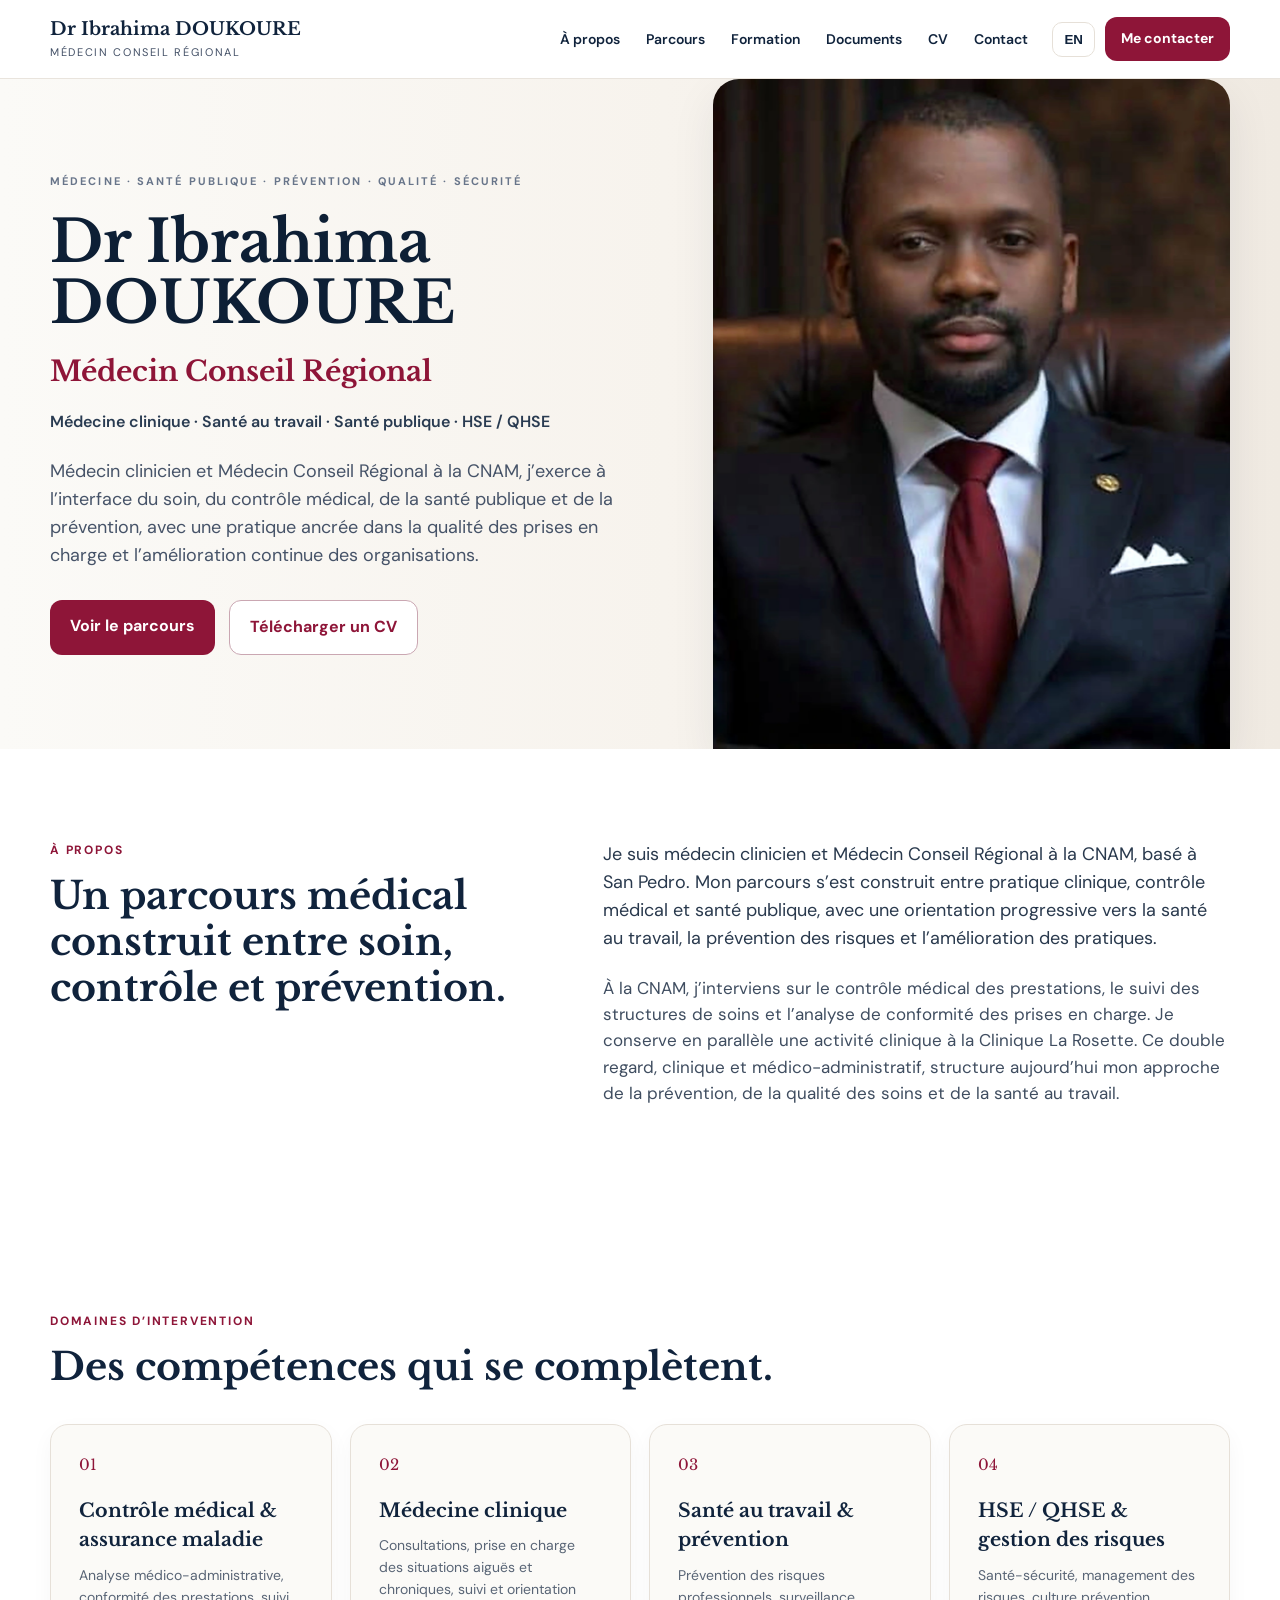
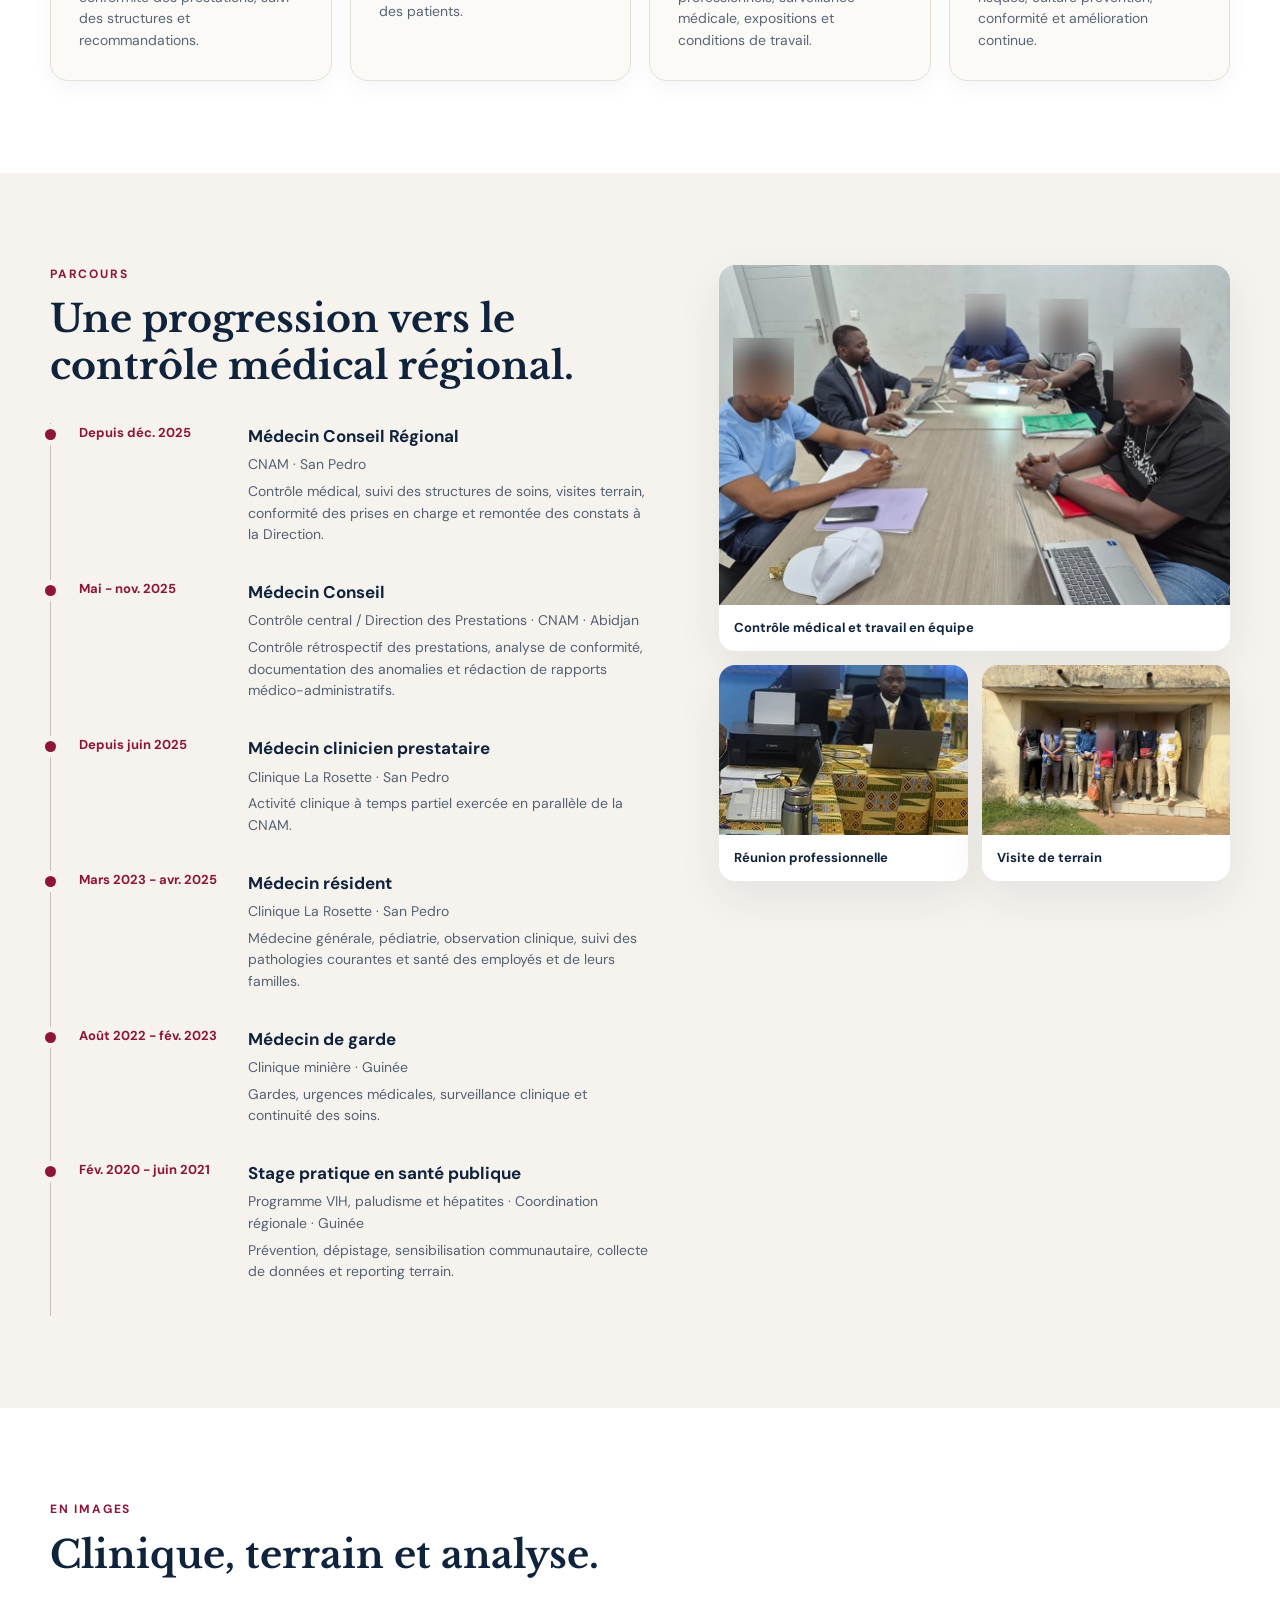
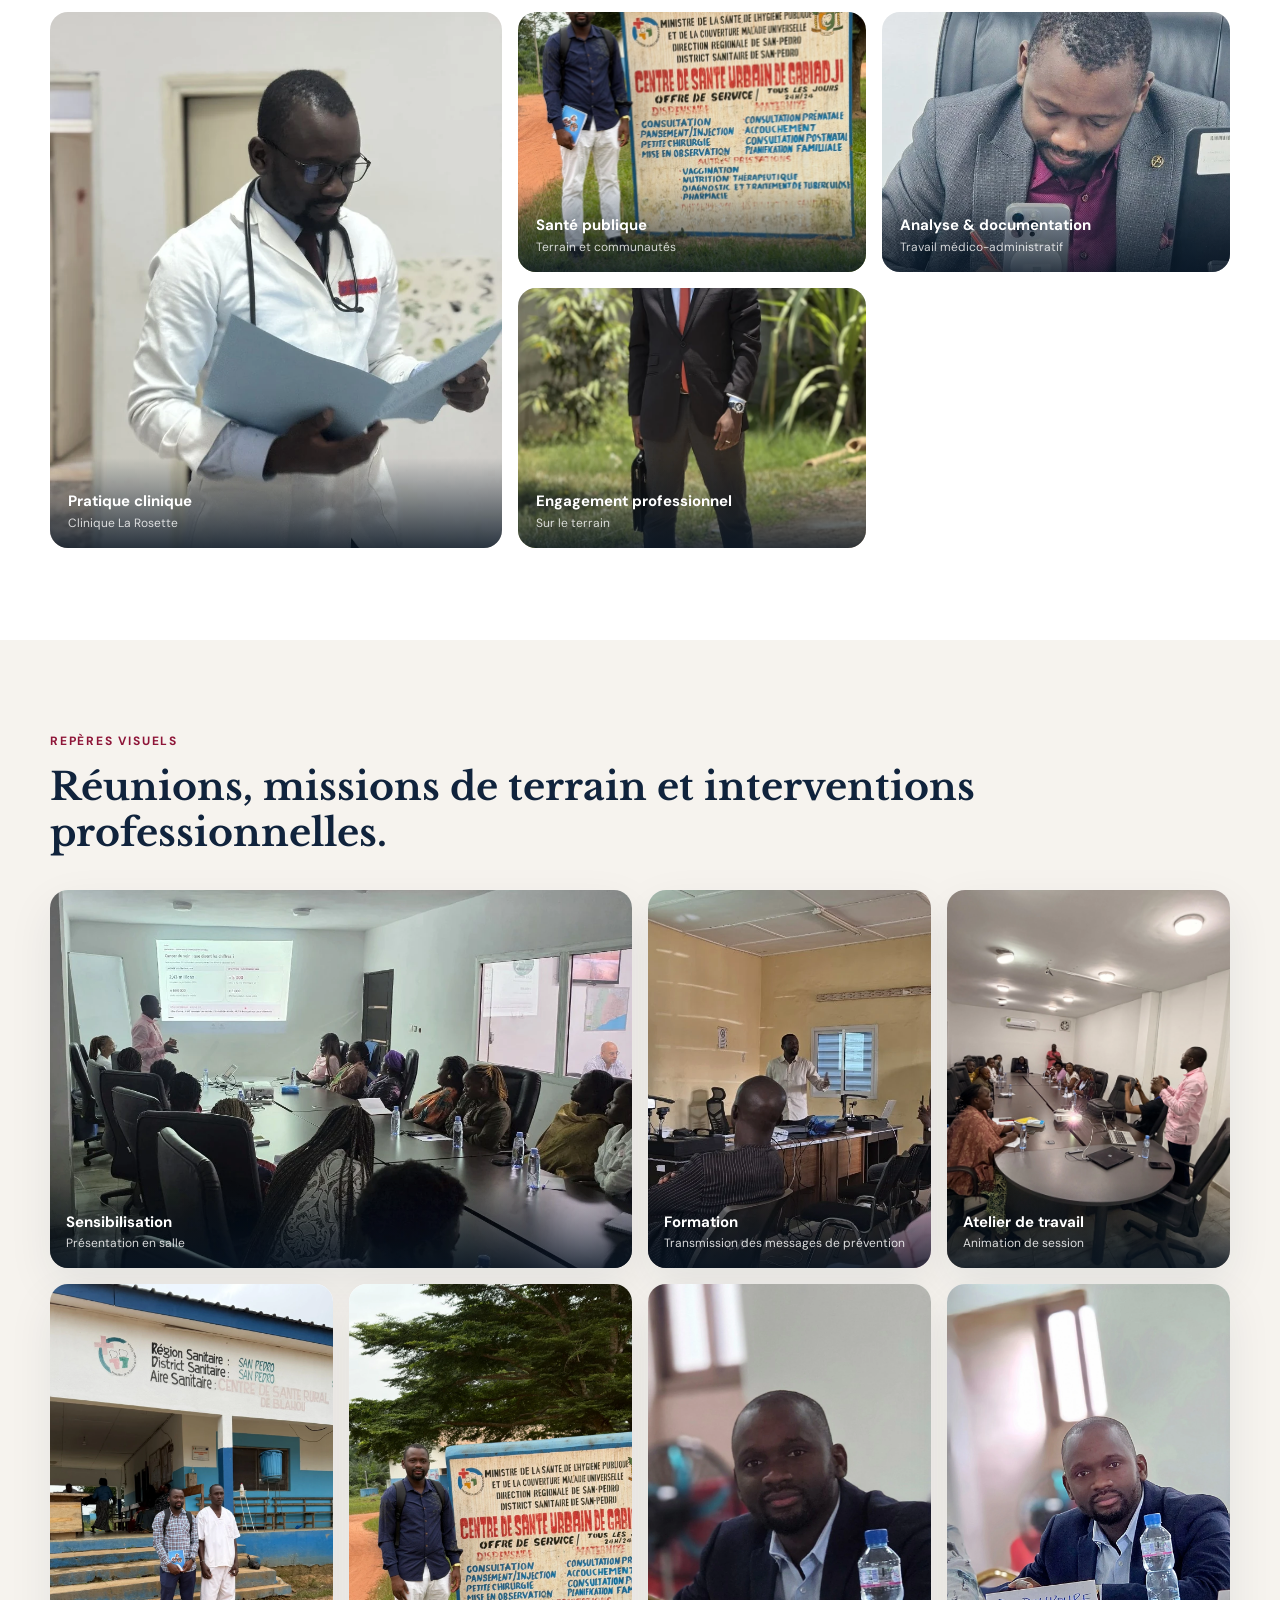
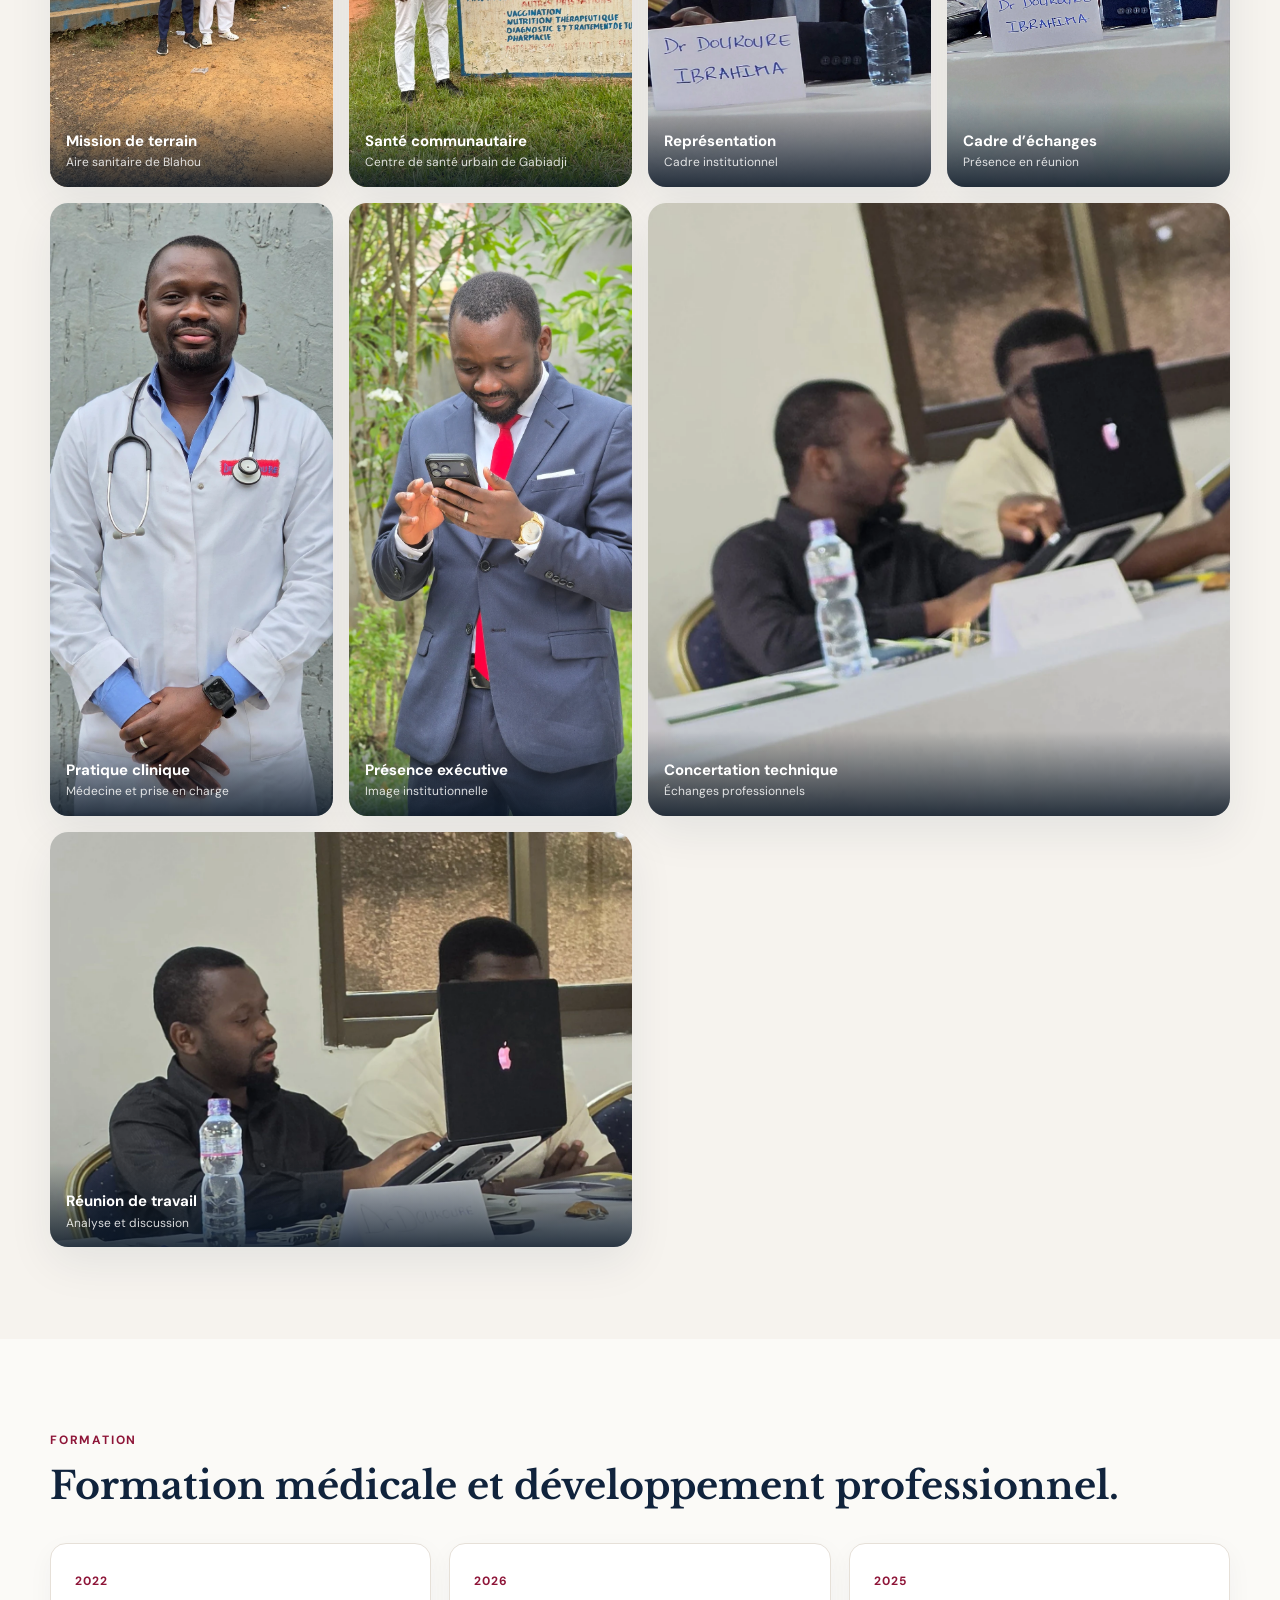
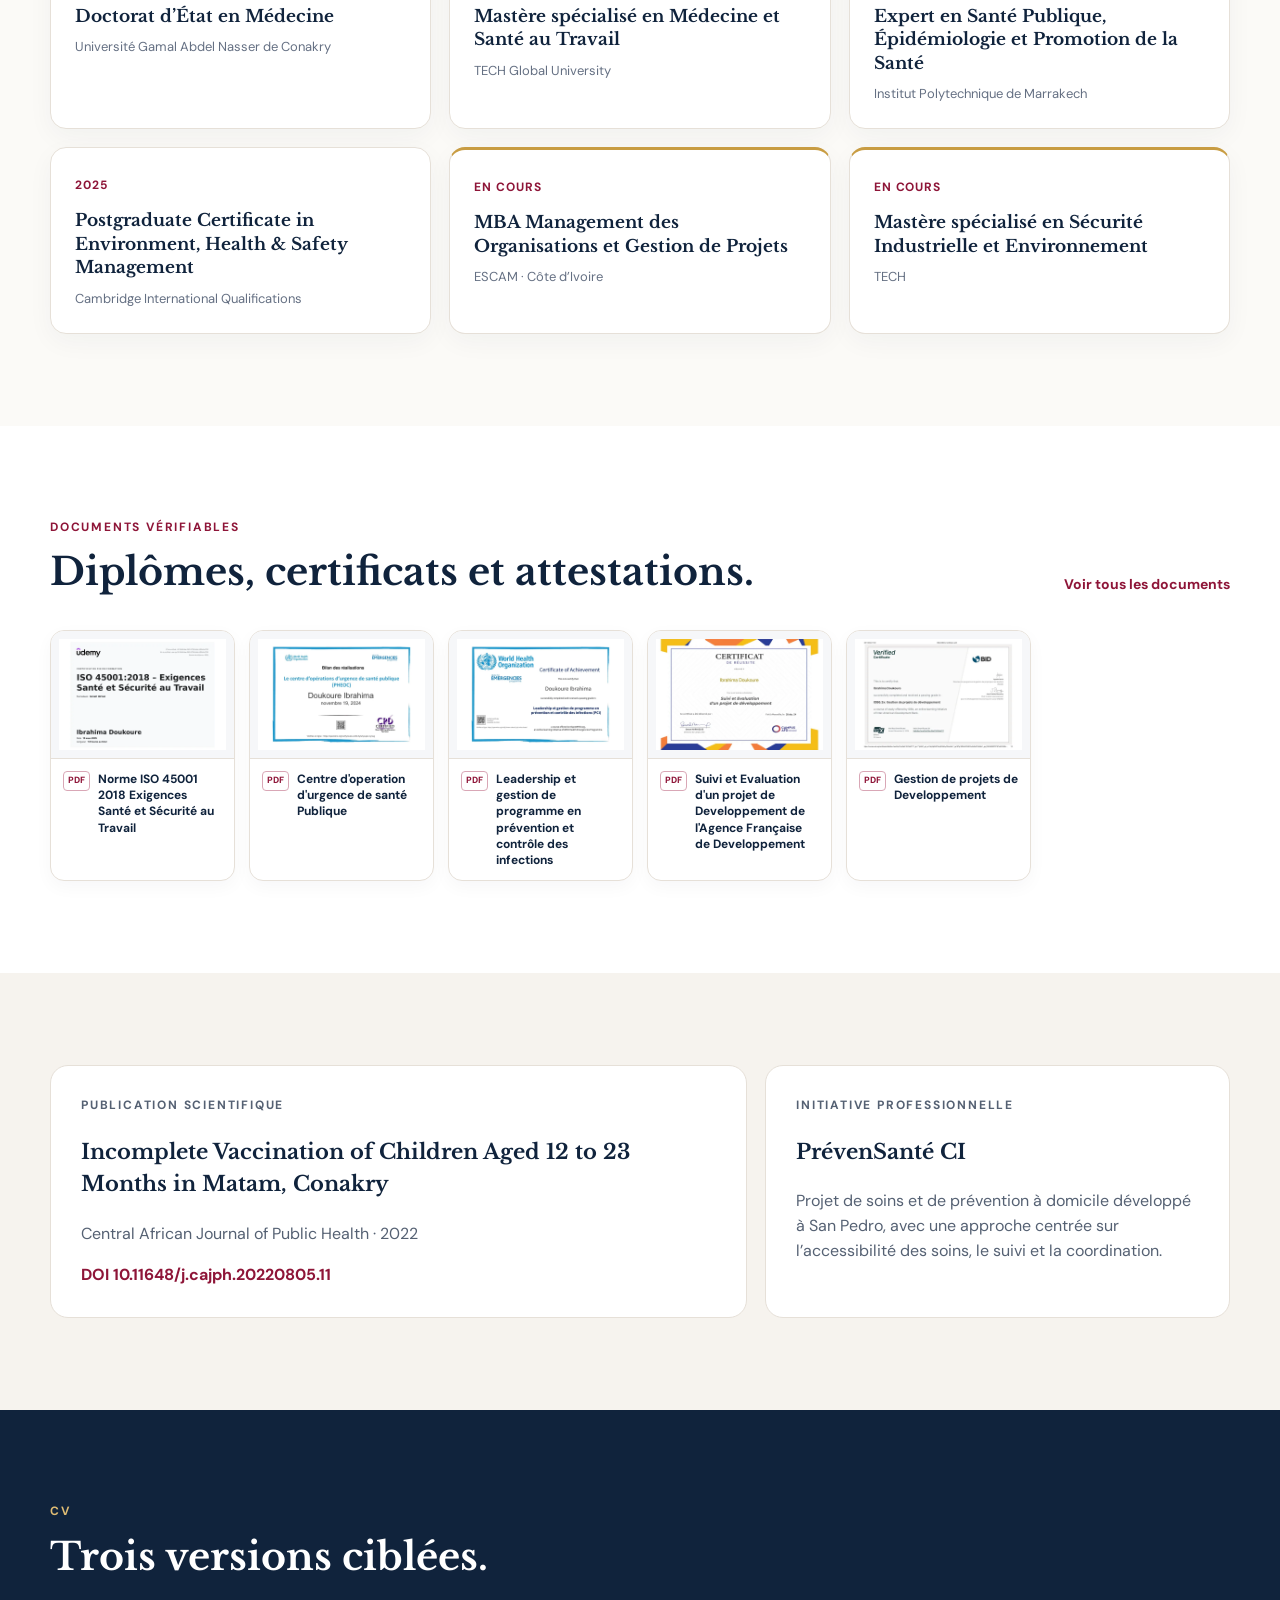
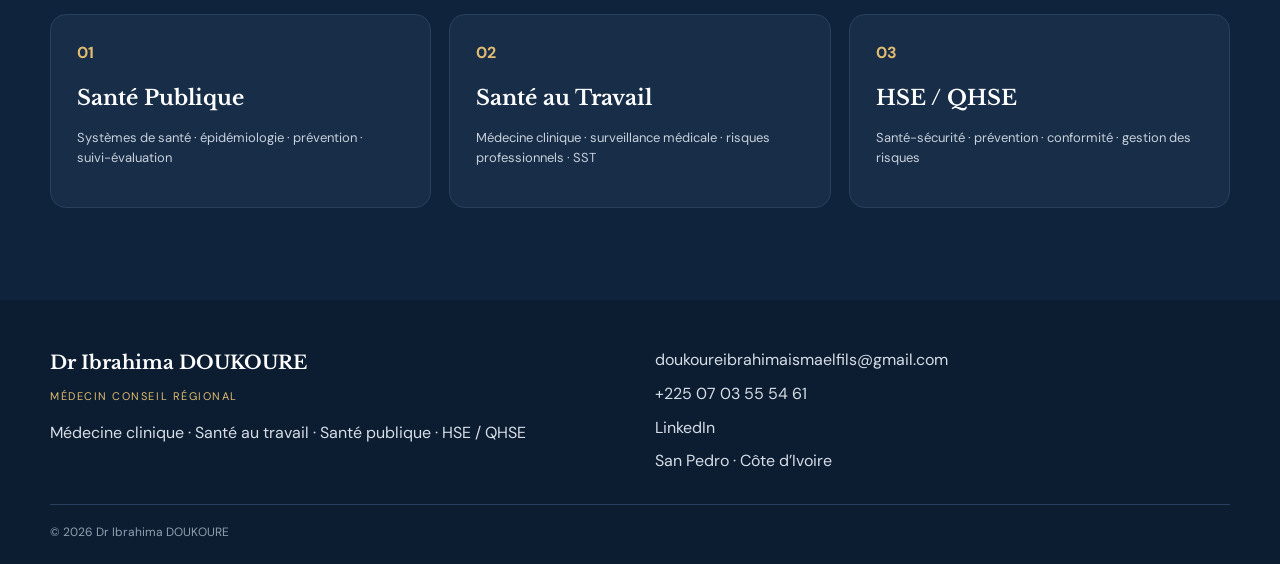
<file: index.html>
<!doctype html>
<html lang="fr">
<head>
<meta charset="utf-8">
<meta name="viewport" content="width=device-width,initial-scale=1,viewport-fit=cover">
<title>Dr Ibrahima DOUKOURE | Médecin Conseil Régional</title>
<meta name="description" content="Portfolio professionnel du Dr Ibrahima DOUKOURE, Médecin Conseil Régional à la CNAM à San Pedro. Médecine clinique, santé au travail, santé publique, contrôle médical, HSE et QHSE.">
<link rel="canonical" href="https://www.ibrahimadoukoure.com/">
<link rel="alternate" hreflang="fr" href="https://www.ibrahimadoukoure.com/?lang=fr">
<link rel="alternate" hreflang="en" href="https://www.ibrahimadoukoure.com/?lang=en">
<meta property="og:title" content="Dr Ibrahima DOUKOURE | Portfolio professionnel">
<meta property="og:description" content="Médecine clinique, contrôle médical, santé au travail, santé publique et prévention HSE/QHSE.">
<meta property="og:image" content="https://www.ibrahimadoukoure.com/assets/img/og-portfolio.jpg">
<meta name="twitter:card" content="summary_large_image">
<link rel="icon" href="favicon.svg" type="image/svg+xml">
<link rel="preconnect" href="https://fonts.googleapis.com">
<link rel="preconnect" href="https://fonts.gstatic.com" crossorigin>
<link href="https://fonts.googleapis.com/css2?family=DM+Sans:wght@400;500;600;700&family=Libre+Baskerville:wght@400;700&display=swap" rel="stylesheet">
<link rel="stylesheet" href="assets/css/site.css">
<script type="application/ld+json">{"@context":"https://schema.org","@type":"Person","name":"Ibrahima DOUKOURE","honorificPrefix":"Dr","jobTitle":"Médecin Conseil Régional","url":"https://www.ibrahimadoukoure.com/","sameAs":["https://www.linkedin.com/in/ibrahima-doukoure-b65a5717a"]}</script>
</head>
<body>

<header class="site-header">
  <div class="shell nav-shell">
    <a class="brand" href="index.html"><span class="brand-name">Dr Ibrahima DOUKOURE</span><span class="brand-role" data-fr="Médecin Conseil Régional" data-en="Regional Medical Advisor">Médecin Conseil Régional</span></a>
    <button class="menu-toggle" aria-label="Menu" aria-expanded="false">☰</button>
    <nav class="nav-links">
      <a href="index.html#profil" data-fr="À propos" data-en="About">À propos</a>
      <a href="index.html#parcours" data-fr="Parcours" data-en="Experience">Parcours</a>
      <a href="index.html#formation" data-fr="Formation" data-en="Education">Formation</a>
      <a href="certifications.html" data-fr="Documents" data-en="Documents">Documents</a>
      <a href="index.html#cv">CV</a>
      <a href="index.html#contact">Contact</a>
    </nav>
    <div class="nav-actions"><button class="lang-toggle" aria-label="Changer de langue">EN</button><a class="contact-btn" href="index.html#contact" data-fr="Me contacter" data-en="Contact me">Me contacter</a></div>
  </div>
</header>

<main>
<section class="hero">
  <div class="shell hero-grid">
    <div class="hero-copy">
      <p class="kicker" data-fr="MÉDECINE · SANTÉ PUBLIQUE · PRÉVENTION · QUALITÉ · SÉCURITÉ" data-en="MEDICINE · PUBLIC HEALTH · PREVENTION · QUALITY · SAFETY">MÉDECINE · SANTÉ PUBLIQUE · PRÉVENTION · QUALITÉ · SÉCURITÉ</p>
      <h1>Dr Ibrahima<br><span>DOUKOURE</span></h1>
      <h2 data-fr="Médecin Conseil Régional" data-en="Regional Medical Advisor">Médecin Conseil Régional</h2>
      <p class="hero-fields" data-fr="Médecine clinique · Santé au travail · Santé publique · HSE / QHSE" data-en="Clinical medicine · Occupational health · Public health · HSE / QHSE">Médecine clinique · Santé au travail · Santé publique · HSE / QHSE</p>
      <p class="hero-lead" data-fr="Médecin clinicien et Médecin Conseil Régional à la CNAM, j’exerce à l’interface du soin, du contrôle médical, de la santé publique et de la prévention, avec une pratique ancrée dans la qualité des prises en charge et l’amélioration continue des organisations." data-en="Clinical physician and Regional Medical Advisor at CNAM, I work at the intersection of care, medical review, prevention and improvement of professional practices.">Médecin clinicien et Médecin Conseil Régional à la CNAM, j’exerce à l’interface du soin, du contrôle médical, de la santé publique et de la prévention, avec une pratique ancrée dans la qualité des prises en charge et l’amélioration continue des organisations.</p>
      <div class="hero-actions">
        <a class="btn primary" href="#parcours" data-fr="Voir le parcours" data-en="View experience">Voir le parcours</a>
        <a class="btn secondary" href="#cv" data-fr="Télécharger un CV" data-en="Download a CV">Télécharger un CV</a>
      </div>
    </div>
    <figure class="hero-photo"><img src="assets/img/portrait-principal.webp" alt="Dr Ibrahima DOUKOURE"></figure>
  </div>
</section>

<section class="section intro" id="profil">
  <div class="shell two-col">
    <div>
      <p class="section-label" data-fr="À propos" data-en="About">À propos</p>
      <h2 data-fr="Un parcours médical construit entre soin, contrôle et prévention." data-en="A medical career built across care, review and prevention.">Un parcours médical construit entre soin, contrôle et prévention.</h2>
    </div>
    <div class="prose senior-prose">
      <p data-fr="Je suis médecin clinicien et Médecin Conseil Régional à la CNAM, basé à San Pedro. Mon parcours s’est construit entre pratique clinique, contrôle médical et santé publique, avec une orientation progressive vers la santé au travail, la prévention des risques et l’amélioration des pratiques." data-en="I am a clinical physician and Regional Medical Advisor at CNAM, based in San Pedro. My career has developed across clinical practice, medical review and public health, with a growing focus on occupational health, risk prevention and improvement of professional practices.">Je suis médecin clinicien et Médecin Conseil Régional à la CNAM, basé à San Pedro. Mon parcours s’est construit entre pratique clinique, contrôle médical et santé publique, avec une orientation progressive vers la santé au travail, la prévention des risques et l’amélioration des pratiques.</p>
      <p data-fr="À la CNAM, j’interviens sur le contrôle médical des prestations, le suivi des structures de soins et l’analyse de conformité des prises en charge. Je conserve en parallèle une activité clinique à la Clinique La Rosette. Ce double regard, clinique et médico-administratif, structure aujourd’hui mon approche de la prévention, de la qualité des soins et de la santé au travail." data-en="At CNAM, I work on medical review of services, follow-up of healthcare facilities and compliance analysis. In parallel, I maintain clinical practice at Clinique La Rosette. This dual clinical and medical-administrative perspective now shapes my approach to prevention, quality of care and occupational health.">À la CNAM, j’interviens sur le contrôle médical des prestations, le suivi des structures de soins et l’analyse de conformité des prises en charge. Je conserve en parallèle une activité clinique à la Clinique La Rosette. Ce double regard, clinique et médico-administratif, structure aujourd’hui mon approche de la prévention, de la qualité des soins et de la santé au travail.</p>
    </div>
  </div>
</section>

<section class="section" id="domaines">
  <div class="shell">
    <div class="section-head">
      <div><p class="section-label" data-fr="Domaines d’intervention" data-en="Areas of practice">Domaines d’intervention</p><h2 data-fr="Des compétences qui se complètent." data-en="Complementary capabilities.">Des compétences qui se complètent.</h2></div>
    </div>
    <div class="domain-grid">
      <article><span class="num">01</span><h3 data-fr="Contrôle médical & assurance maladie" data-en="Medical review & health insurance">Contrôle médical & assurance maladie</h3><p data-fr="Analyse médico-administrative, conformité des prestations, suivi des structures et recommandations." data-en="Medical-administrative review, claims compliance, provider follow-up and recommendations.">Analyse médico-administrative, conformité des prestations, suivi des structures et recommandations.</p></article>
      <article><span class="num">02</span><h3 data-fr="Médecine clinique" data-en="Clinical medicine">Médecine clinique</h3><p data-fr="Consultations, prise en charge des situations aiguës et chroniques, suivi et orientation des patients." data-en="Consultations, management of acute and chronic conditions, follow-up and patient referral.">Consultations, prise en charge des situations aiguës et chroniques, suivi et orientation des patients.</p></article>
      <article><span class="num">03</span><h3 data-fr="Santé au travail & prévention" data-en="Occupational health & prevention">Santé au travail & prévention</h3><p data-fr="Prévention des risques professionnels, surveillance médicale, expositions et conditions de travail." data-en="Occupational risk prevention, medical surveillance, exposures and working conditions.">Prévention des risques professionnels, surveillance médicale, expositions et conditions de travail.</p></article>
      <article><span class="num">04</span><h3 data-fr="HSE / QHSE & gestion des risques" data-en="HSE / QHSE & risk management">HSE / QHSE & gestion des risques</h3><p data-fr="Santé-sécurité, management des risques, culture prévention, conformité et amélioration continue." data-en="Health and safety, risk management, prevention culture, compliance and continuous improvement.">Santé-sécurité, management des risques, culture prévention, conformité et amélioration continue.</p></article>
    </div>
  </div>
</section>

<section class="section timeline-section" id="parcours">
  <div class="shell split-wide">
    <div>
      <p class="section-label" data-fr="Parcours" data-en="Experience">Parcours</p>
      <h2 data-fr="Une progression vers le contrôle médical régional." data-en="Progression toward regional medical review.">Une progression vers le contrôle médical régional.</h2>
      <div class="timeline">
        <article><time data-fr="Depuis déc. 2025" data-en="Since Dec. 2025">Depuis déc. 2025</time><div><h3 data-fr="Médecin Conseil Régional" data-en="Regional Medical Advisor">Médecin Conseil Régional</h3><p>CNAM · San Pedro</p><p data-fr="Contrôle médical, suivi des structures de soins, visites terrain, conformité des prises en charge et remontée des constats à la Direction." data-en="Medical review, provider follow-up, field visits, care compliance and reporting of findings to management.">Contrôle médical, suivi des structures de soins, visites terrain, conformité des prises en charge et remontée des constats à la Direction.</p></div></article>
        <article><time data-fr="Mai - nov. 2025" data-en="May - Nov. 2025">Mai - nov. 2025</time><div><h3 data-fr="Médecin Conseil" data-en="Medical Advisor">Médecin Conseil</h3><p data-fr="Contrôle central / Direction des Prestations · CNAM · Abidjan" data-en="Central Medical Review / Benefits Directorate · CNAM · Abidjan">Contrôle central / Direction des Prestations · CNAM · Abidjan</p><p data-fr="Contrôle rétrospectif des prestations, analyse de conformité, documentation des anomalies et rédaction de rapports médico-administratifs." data-en="Retrospective review of medical services, compliance analysis, anomaly documentation and medical-administrative reporting.">Contrôle rétrospectif des prestations, analyse de conformité, documentation des anomalies et rédaction de rapports médico-administratifs.</p></div></article>
        <article><time data-fr="Depuis juin 2025" data-en="Since Jun. 2025">Depuis juin 2025</time><div><h3 data-fr="Médecin clinicien prestataire" data-en="Part-time clinical physician">Médecin clinicien prestataire</h3><p>Clinique La Rosette · San Pedro</p><p data-fr="Activité clinique à temps partiel exercée en parallèle de la CNAM." data-en="Part-time clinical practice alongside CNAM responsibilities.">Activité clinique à temps partiel exercée en parallèle de la CNAM.</p></div></article>
        <article><time>Mars 2023 - avr. 2025</time><div><h3 data-fr="Médecin résident" data-en="Resident physician">Médecin résident</h3><p>Clinique La Rosette · San Pedro</p><p data-fr="Médecine générale, pédiatrie, observation clinique, suivi des pathologies courantes et santé des employés et de leurs familles." data-en="General medicine, pediatrics, observation care, follow-up of common conditions and healthcare for employees and their families.">Médecine générale, pédiatrie, observation clinique, suivi des pathologies courantes et santé des employés et de leurs familles.</p></div></article>
        <article><time>Août 2022 - fév. 2023</time><div><h3 data-fr="Médecin de garde" data-en="On-call physician">Médecin de garde</h3><p data-fr="Clinique minière · Guinée" data-en="Mining clinic · Guinea">Clinique minière · Guinée</p><p data-fr="Gardes, urgences médicales, surveillance clinique et continuité des soins." data-en="On-call duties, medical emergencies, clinical monitoring and continuity of care.">Gardes, urgences médicales, surveillance clinique et continuité des soins.</p></div></article>
        <article><time>Fév. 2020 - juin 2021</time><div><h3 data-fr="Stage pratique en santé publique" data-en="Public health practical internship">Stage pratique en santé publique</h3><p data-fr="Programme VIH, paludisme et hépatites · Coordination régionale · Guinée" data-en="HIV, malaria and hepatitis programme · Regional coordination · Guinea">Programme VIH, paludisme et hépatites · Coordination régionale · Guinée</p><p data-fr="Prévention, dépistage, sensibilisation communautaire, collecte de données et reporting terrain." data-en="Prevention, screening, community awareness, data collection and field reporting.">Prévention, dépistage, sensibilisation communautaire, collecte de données et reporting terrain.</p></div></article>
      </div>
    </div>
    <aside class="photo-story">
      <figure class="story-main"><img src="assets/img/reunion-equipe.webp" alt="Réunion professionnelle"><figcaption data-fr="Contrôle médical et travail en équipe" data-en="Medical review and teamwork">Contrôle médical et travail en équipe</figcaption></figure>
      <div class="story-pair">
        <figure><img src="assets/img/reunion-professionnelle.webp" alt="Réunion de travail"><figcaption data-fr="Réunion professionnelle" data-en="Professional meeting">Réunion professionnelle</figcaption></figure>
        <figure><img src="assets/img/visite-terrain-equipe.webp" alt="Visite de terrain"><figcaption data-fr="Visite de terrain" data-en="Field visit">Visite de terrain</figcaption></figure>
      </div>
    </aside>
  </div>
</section>

<section class="section photo-band">
  <div class="shell">
    <div class="section-head"><div><p class="section-label" data-fr="En images" data-en="In practice">En images</p><h2 data-fr="Clinique, terrain et analyse." data-en="Clinical work, field work and analysis.">Clinique, terrain et analyse.</h2></div></div>
    <div class="gallery-grid">
      <figure class="g-large"><img src="assets/img/clinique.webp" alt="Pratique clinique"><figcaption><strong data-fr="Pratique clinique" data-en="Clinical practice">Pratique clinique</strong><span>Clinique La Rosette</span></figcaption></figure>
      <figure><img src="assets/img/terrain-sante-publique.webp" alt="Terrain santé publique"><figcaption><strong data-fr="Santé publique" data-en="Public health">Santé publique</strong><span data-fr="Terrain et communautés" data-en="Field and communities">Terrain et communautés</span></figcaption></figure>
      <figure><img src="assets/img/travail-bureau.webp" alt="Analyse et documentation"><figcaption><strong data-fr="Analyse & documentation" data-en="Analysis & documentation">Analyse & documentation</strong><span data-fr="Travail médico-administratif" data-en="Medical-administrative work">Travail médico-administratif</span></figcaption></figure>
      <figure><img src="assets/img/portrait-terrain.webp" alt="Portrait professionnel terrain"><figcaption><strong data-fr="Engagement professionnel" data-en="Professional engagement">Engagement professionnel</strong><span data-fr="Sur le terrain" data-en="In the field">Sur le terrain</span></figcaption></figure>
    </div>
  </div>
</section>


<section class="section photo-mosaic-section" id="galerie">
  <div class="shell">
    <div class="section-head">
      <div><p class="section-label" data-fr="Repères visuels" data-en="Visual highlights">Repères visuels</p><h2 data-fr="Réunions, missions de terrain et interventions professionnelles." data-en="Meetings, field missions and professional interventions.">Réunions, missions de terrain et interventions professionnelles.</h2></div>
    </div>
    <div class="mosaic-grid">
      <figure class="mosaic-card wide"><img src="assets/img/atelier-sensibilisation-1.webp" alt="Présentation en salle de réunion"><figcaption><strong data-fr="Sensibilisation" data-en="Awareness session">Sensibilisation</strong><span data-fr="Présentation en salle" data-en="In-room presentation">Présentation en salle</span></figcaption></figure>
      <figure class="mosaic-card"><img src="assets/img/atelier-sensibilisation-2.webp" alt="Formation professionnelle"><figcaption><strong data-fr="Formation" data-en="Training">Formation</strong><span data-fr="Transmission des messages de prévention" data-en="Prevention messaging">Transmission des messages de prévention</span></figcaption></figure>
      <figure class="mosaic-card"><img src="assets/img/atelier-sensibilisation-3.webp" alt="Atelier de travail"><figcaption><strong data-fr="Atelier de travail" data-en="Workshop">Atelier de travail</strong><span data-fr="Animation de session" data-en="Session facilitation">Animation de session</span></figcaption></figure>
      <figure class="mosaic-card"><img src="assets/img/mission-terrain-blahou.webp" alt="Mission de terrain à Blahou"><figcaption><strong data-fr="Mission de terrain" data-en="Field mission">Mission de terrain</strong><span data-fr="Aire sanitaire de Blahou" data-en="Blahou health area">Aire sanitaire de Blahou</span></figcaption></figure>
      <figure class="mosaic-card"><img src="assets/img/mission-terrain-gabiadji.webp" alt="Mission de terrain à Gabiadji"><figcaption><strong data-fr="Santé communautaire" data-en="Community health">Santé communautaire</strong><span data-fr="Centre de santé urbain de Gabiadji" data-en="Gabiadji urban health center">Centre de santé urbain de Gabiadji</span></figcaption></figure>
      <figure class="mosaic-card"><img src="assets/img/representation-institutionnelle-1.webp" alt="Participation à une rencontre professionnelle"><figcaption><strong data-fr="Représentation" data-en="Representation">Représentation</strong><span data-fr="Cadre institutionnel" data-en="Institutional setting">Cadre institutionnel</span></figcaption></figure>
      <figure class="mosaic-card"><img src="assets/img/representation-institutionnelle-2.webp" alt="Participation à un cadre d'échanges"><figcaption><strong data-fr="Cadre d’échanges" data-en="Professional forum">Cadre d’échanges</strong><span data-fr="Présence en réunion" data-en="Meeting presence">Présence en réunion</span></figcaption></figure>
      <figure class="mosaic-card"><img src="assets/img/portrait-clinique.webp" alt="Portrait clinique"><figcaption><strong data-fr="Pratique clinique" data-en="Clinical practice">Pratique clinique</strong><span data-fr="Médecine et prise en charge" data-en="Medicine and patient care">Médecine et prise en charge</span></figcaption></figure>
      <figure class="mosaic-card"><img src="assets/img/portrait-executif.webp" alt="Portrait exécutif"><figcaption><strong data-fr="Présence exécutive" data-en="Executive presence">Présence exécutive</strong><span data-fr="Image institutionnelle" data-en="Institutional image">Image institutionnelle</span></figcaption></figure>
      <figure class="mosaic-card wide"><img src="assets/img/reunion-technique-1.webp" alt="Réunion technique"><figcaption><strong data-fr="Concertation technique" data-en="Technical meeting">Concertation technique</strong><span data-fr="Échanges professionnels" data-en="Professional exchanges">Échanges professionnels</span></figcaption></figure>
      <figure class="mosaic-card wide"><img src="assets/img/reunion-technique-2.webp" alt="Réunion de travail"><figcaption><strong data-fr="Réunion de travail" data-en="Working meeting">Réunion de travail</strong><span data-fr="Analyse et discussion" data-en="Analysis and discussion">Analyse et discussion</span></figcaption></figure>
    </div>
  </div>
</section>

<section class="section education-section" id="formation">
  <div class="shell">
    <div class="section-head"><div><p class="section-label" data-fr="Formation" data-en="Education">Formation</p><h2 data-fr="Formation médicale et développement professionnel." data-en="Medical education and professional development.">Formation médicale et développement professionnel.</h2></div></div>
    <div class="education-grid">
      <article><span>2022</span><h3 data-fr="Doctorat d’État en Médecine" data-en="State Doctorate in Medicine">Doctorat d’État en Médecine</h3><p data-fr="Université Gamal Abdel Nasser de Conakry" data-en="Gamal Abdel Nasser University of Conakry">Université Gamal Abdel Nasser de Conakry</p></article>
      <article><span>2026</span><h3 data-fr="Mastère spécialisé en Médecine et Santé au Travail" data-en="Specialized Master's in Occupational Medicine and Health">Mastère spécialisé en Médecine et Santé au Travail</h3><p>TECH Global University</p></article>
      <article><span>2025</span><h3 data-fr="Expert en Santé Publique, Épidémiologie et Promotion de la Santé" data-en="Public Health, Epidemiology and Health Promotion">Expert en Santé Publique, Épidémiologie et Promotion de la Santé</h3><p>Institut Polytechnique de Marrakech</p></article>
      <article><span>2025</span><h3>Postgraduate Certificate in Environment, Health & Safety Management</h3><p>Cambridge International Qualifications</p></article>
      <article class="inprogress"><span data-fr="En cours" data-en="In progress">En cours</span><h3 data-fr="MBA Management des Organisations et Gestion de Projets" data-en="MBA in Organizational Management and Project Management">MBA Management des Organisations et Gestion de Projets</h3><p>ESCAM · Côte d’Ivoire</p></article>
      <article class="inprogress"><span data-fr="En cours" data-en="In progress">En cours</span><h3 data-fr="Mastère spécialisé en Sécurité Industrielle et Environnement" data-en="Specialized Master's in Industrial Safety and Environment">Mastère spécialisé en Sécurité Industrielle et Environnement</h3><p>TECH</p></article>
    </div>
  </div>
</section>

<section class="section docs-section" id="documents">
  <div class="shell">
    <div class="section-head docs-head">
      <div><p class="section-label" data-fr="Documents vérifiables" data-en="Verifiable documents">Documents vérifiables</p><h2 data-fr="Diplômes, certificats et attestations." data-en="Degrees, certificates and credentials.">Diplômes, certificats et attestations.</h2></div>
      <a class="text-link" href="certifications.html" data-fr="Voir tous les documents" data-en="View all documents">Voir tous les documents</a>
    </div>
    <div class="docs-preview">
      
    <a class="doc-card compact" href="assets/documents/norme-iso-45001-2018-exigences-sante-et-securite-au-travail-de-udemy.pdf" target="_blank" rel="noopener" data-category="sante-travail">
      <div class="doc-thumb"><img loading="lazy" src="assets/documents/thumbs/norme-iso-45001-2018-exigences-sante-et-securite-au-travail-de-udemy.webp" alt="Norme ISO 45001 2018 Exigences Santé et Sécurité au Travail"></div>
      <div class="doc-meta"><span class="pdf-mark">PDF</span><strong>Norme ISO 45001 2018 Exigences Santé et Sécurité au Travail</strong></div>
    </a>
    <a class="doc-card compact" href="assets/documents/centre-d-operation-d-urgence-de-sante-publique-de-l-oms-health-emergences-programmes.pdf" target="_blank" rel="noopener" data-category="urgences">
      <div class="doc-thumb"><img loading="lazy" src="assets/documents/thumbs/centre-d-operation-d-urgence-de-sante-publique-de-l-oms-health-emergences-programmes.webp" alt="Centre d&#x27;operation d&#x27;urgence de santé Publique"></div>
      <div class="doc-meta"><span class="pdf-mark">PDF</span><strong>Centre d&#x27;operation d&#x27;urgence de santé Publique</strong></div>
    </a>
    <a class="doc-card compact" href="assets/documents/leadership-et-gestion-de-programme-en-prevention-et-controle-des-infections-de-l-oms-health-emergences-program.pdf" target="_blank" rel="noopener" data-category="urgences">
      <div class="doc-thumb"><img loading="lazy" src="assets/documents/thumbs/leadership-et-gestion-de-programme-en-prevention-et-controle-des-infections-de-l-oms-health-emergences-program.webp" alt="Leadership et gestion de programme en prévention et contrôle des infections"></div>
      <div class="doc-meta"><span class="pdf-mark">PDF</span><strong>Leadership et gestion de programme en prévention et contrôle des infections</strong></div>
    </a>
    <a class="doc-card compact" href="assets/documents/suivi-et-evaluation-d-un-projet-de-developpement-de-l-agence-francaise-de-developpement.pdf" target="_blank" rel="noopener" data-category="projets">
      <div class="doc-thumb"><img loading="lazy" src="assets/documents/thumbs/suivi-et-evaluation-d-un-projet-de-developpement-de-l-agence-francaise-de-developpement.webp" alt="Suivi et Evaluation d&#x27;un projet de Developpement de l&#x27;Agence Française de Developpement"></div>
      <div class="doc-meta"><span class="pdf-mark">PDF</span><strong>Suivi et Evaluation d&#x27;un projet de Developpement de l&#x27;Agence Française de Developpement</strong></div>
    </a>
    <a class="doc-card compact" href="assets/documents/gestion-de-projets-de-developpement-de-inter-american-development-bank.pdf" target="_blank" rel="noopener" data-category="projets">
      <div class="doc-thumb"><img loading="lazy" src="assets/documents/thumbs/gestion-de-projets-de-developpement-de-inter-american-development-bank.webp" alt="Gestion de projets de Developpement"></div>
      <div class="doc-meta"><span class="pdf-mark">PDF</span><strong>Gestion de projets de Developpement</strong></div>
    </a>
    </div>
  </div>
</section>

<section class="section work-section">
  <div class="shell work-grid">
    <article class="work-card">
      <p class="section-label" data-fr="Publication scientifique" data-en="Scientific publication">Publication scientifique</p>
      <h3>Incomplete Vaccination of Children Aged 12 to 23 Months in Matam, Conakry</h3>
      <p>Central African Journal of Public Health · 2022</p>
      <a href="https://doi.org/10.11648/j.cajph.20220805.11" target="_blank" rel="noopener">DOI 10.11648/j.cajph.20220805.11</a>
    </article>
    <article class="work-card">
      <p class="section-label" data-fr="Initiative professionnelle" data-en="Professional initiative">Initiative professionnelle</p>
      <h3>PrévenSanté CI</h3>
      <p data-fr="Projet de soins et de prévention à domicile développé à San Pedro, avec une approche centrée sur l’accessibilité des soins, le suivi et la coordination." data-en="Home healthcare and prevention initiative developed in San Pedro, focused on accessible care, follow-up and coordination.">Projet de soins et de prévention à domicile développé à San Pedro, avec une approche centrée sur l’accessibilité des soins, le suivi et la coordination.</p>
    </article>
  </div>
</section>

<section class="section cv-section" id="cv">
  <div class="shell">
    <div class="section-head"><div><p class="section-label">CV</p><h2 data-fr="Trois versions ciblées." data-en="Three targeted versions.">Trois versions ciblées.</h2></div></div>
    <div class="cv-grid">
      <a href="assets/cv/CV_Ibrahima_DOUKOURE_Sante_Publique.pdf" download><span>01</span><h3 data-fr="Santé Publique" data-en="Public Health">Santé Publique</h3><p data-fr="Systèmes de santé · épidémiologie · prévention · suivi-évaluation" data-en="Health systems · epidemiology · prevention · monitoring and evaluation">Systèmes de santé · épidémiologie · prévention · suivi-évaluation</p></a>
      <a href="assets/cv/CV_Ibrahima_DOUKOURE_Sante_au_Travail.pdf" download><span>02</span><h3 data-fr="Santé au Travail" data-en="Occupational Health">Santé au Travail</h3><p data-fr="Médecine clinique · surveillance médicale · risques professionnels · SST" data-en="Clinical medicine · medical surveillance · occupational risks · OHS">Médecine clinique · surveillance médicale · risques professionnels · SST</p></a>
      <a href="assets/cv/CV_Ibrahima_DOUKOURE_HSE_QHSE.pdf" download><span>03</span><h3>HSE / QHSE</h3><p data-fr="Santé-sécurité · prévention · conformité · gestion des risques" data-en="Health and safety · prevention · compliance · risk management">Santé-sécurité · prévention · conformité · gestion des risques</p></a>
    </div>
  </div>
</section>
</main>

<footer class="site-footer" id="contact">
  <div class="shell footer-grid">
    <div>
      <h3>Dr Ibrahima DOUKOURE</h3>
      <p class="footer-role" data-fr="Médecin Conseil Régional" data-en="Regional Medical Advisor">Médecin Conseil Régional</p>
      <p data-fr="Médecine clinique · Santé au travail · Santé publique · HSE / QHSE" data-en="Clinical medicine · Occupational health · Public health · HSE / QHSE">Médecine clinique · Santé au travail · Santé publique · HSE / QHSE</p>
    </div>
    <div class="footer-contact">
      <a href="mailto:doukoureibrahimaismaelfils@gmail.com">doukoureibrahimaismaelfils@gmail.com</a>
      <a href="tel:+2250703555461">+225 07 03 55 54 61</a>
      <a href="https://www.linkedin.com/in/ibrahima-doukoure-b65a5717a" target="_blank" rel="noopener">LinkedIn</a>
      <span>San Pedro · Côte d’Ivoire</span>
    </div>
  </div>
  <div class="shell copyright">© <span data-year></span> Dr Ibrahima DOUKOURE</div>
</footer>

<script src="assets/js/site.js" defer></script>
</body>
</html>
</file>
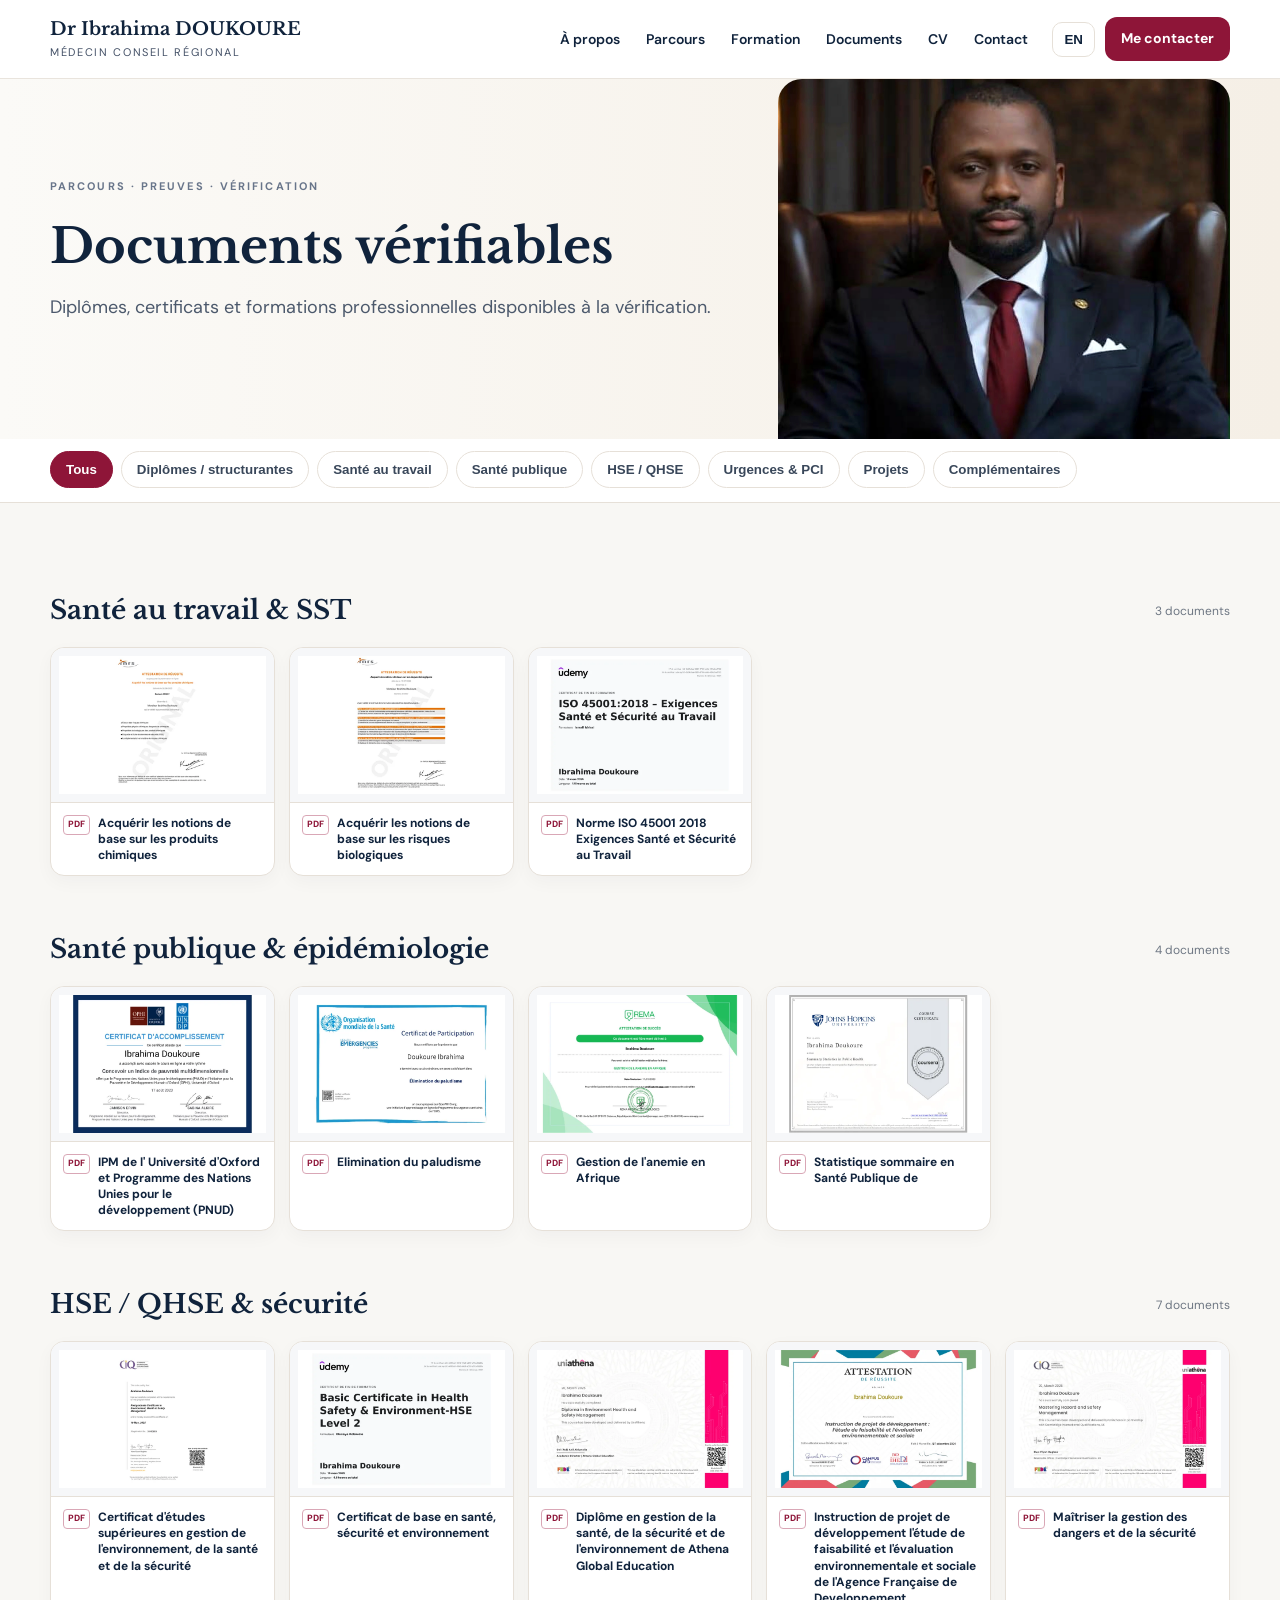
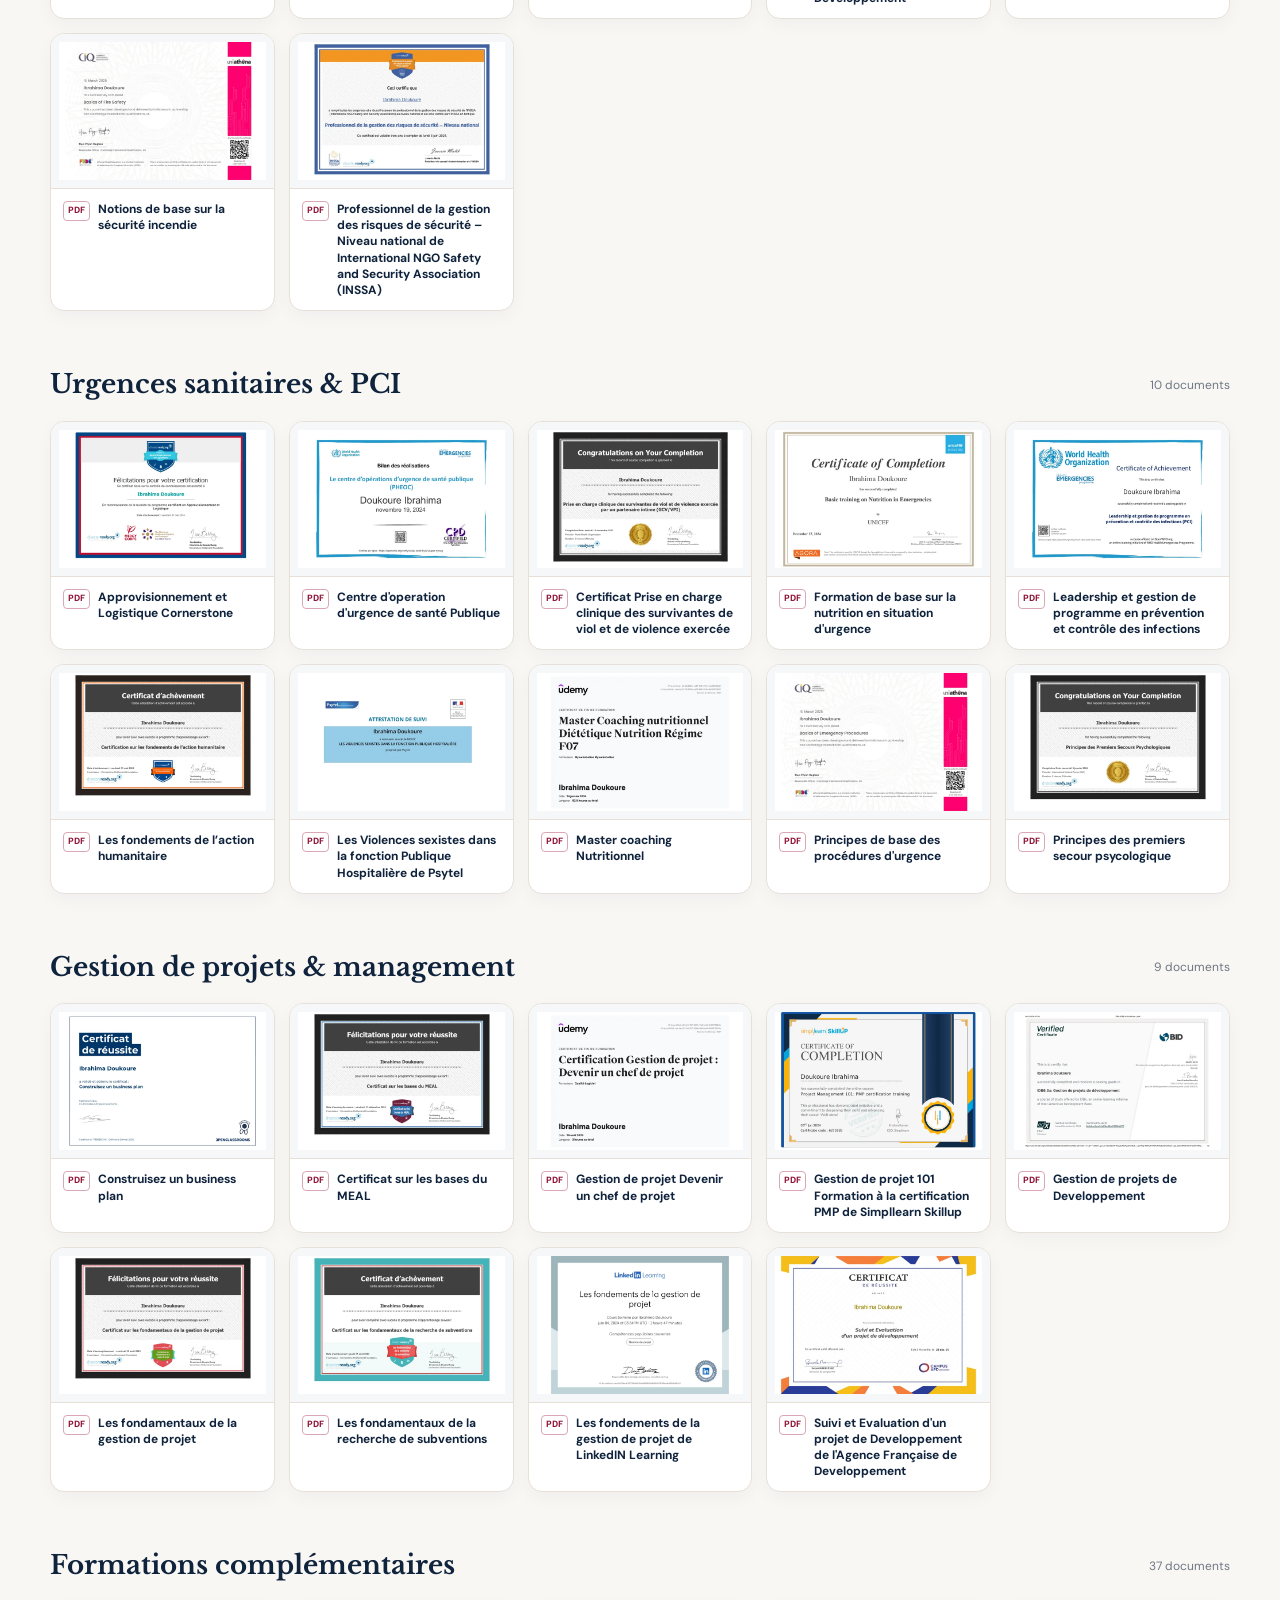
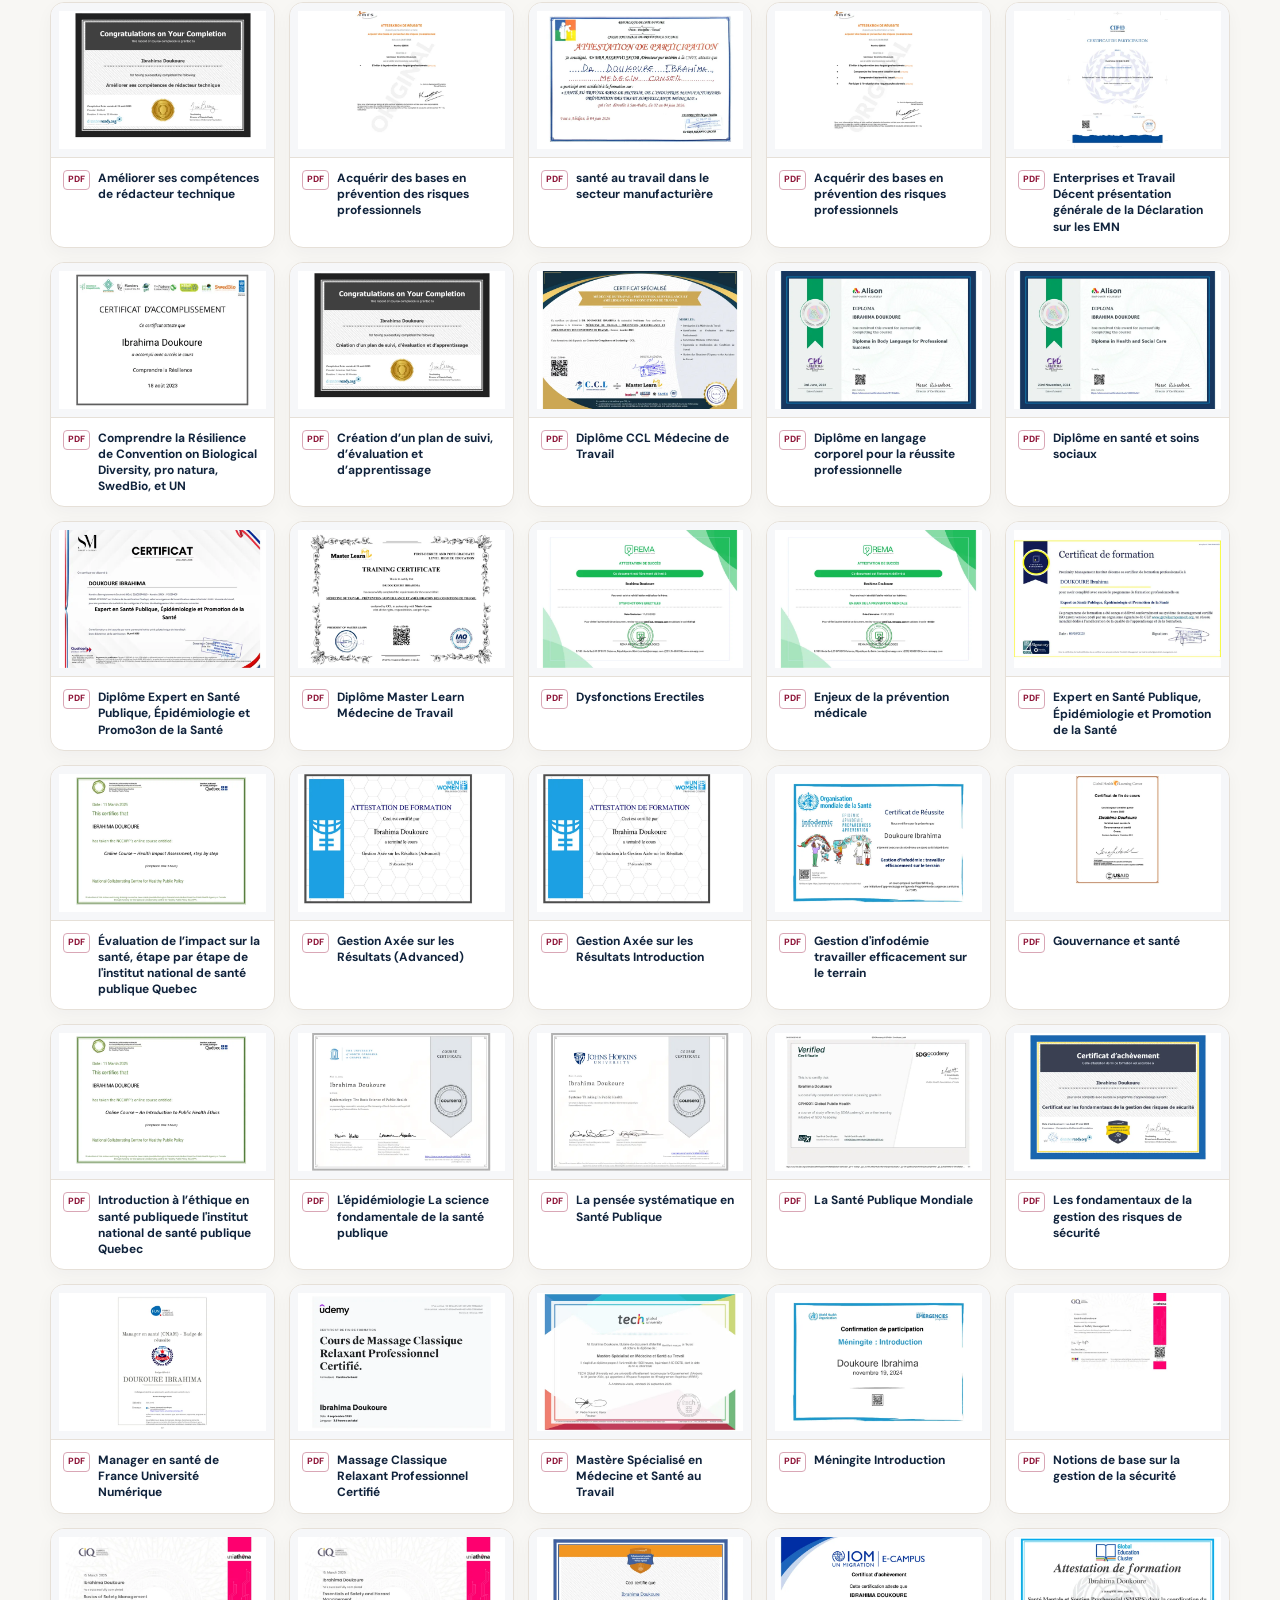
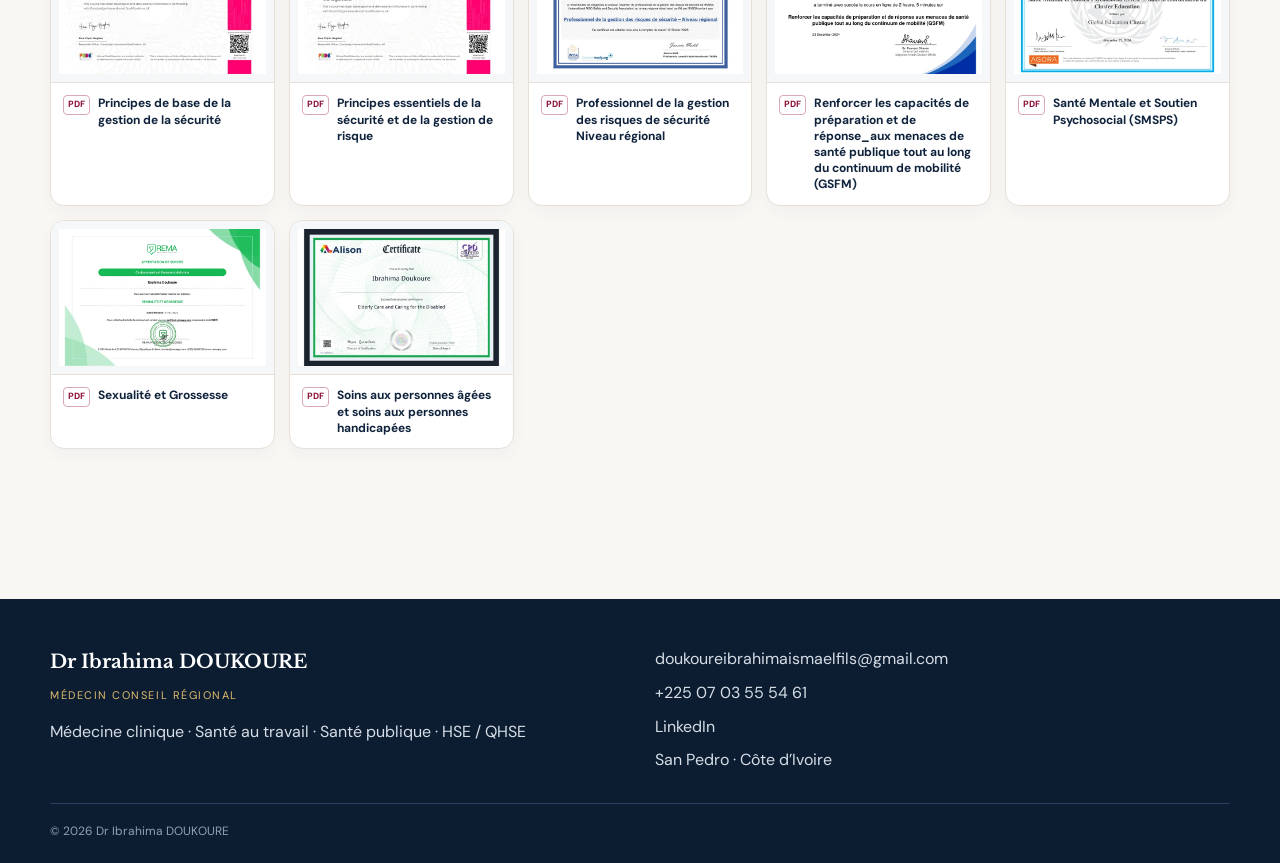
<file: certifications.html>
<!doctype html>
<html lang="fr">
<head>
<meta charset="utf-8">
<meta name="viewport" content="width=device-width,initial-scale=1,viewport-fit=cover">
<title>Documents vérifiables | Dr Ibrahima DOUKOURE</title>
<meta name="description" content="Diplômes, certificats, attestations et formations professionnelles du Dr Ibrahima DOUKOURE disponibles à la vérification.">
<link rel="canonical" href="https://www.ibrahimadoukoure.com/certifications.html">
<link rel="preconnect" href="https://fonts.googleapis.com">
<link rel="preconnect" href="https://fonts.gstatic.com" crossorigin>
<link href="https://fonts.googleapis.com/css2?family=DM+Sans:wght@400;500;600;700&family=Libre+Baskerville:wght@400;700&display=swap" rel="stylesheet">
<link rel="stylesheet" href="assets/css/site.css">
<link rel="icon" href="favicon.svg" type="image/svg+xml">
</head>
<body>

<header class="site-header">
  <div class="shell nav-shell">
    <a class="brand" href="index.html"><span class="brand-name">Dr Ibrahima DOUKOURE</span><span class="brand-role" data-fr="Médecin Conseil Régional" data-en="Regional Medical Advisor">Médecin Conseil Régional</span></a>
    <button class="menu-toggle" aria-label="Menu" aria-expanded="false">☰</button>
    <nav class="nav-links">
      <a href="index.html#profil" data-fr="À propos" data-en="About">À propos</a>
      <a href="index.html#parcours" data-fr="Parcours" data-en="Experience">Parcours</a>
      <a href="index.html#formation" data-fr="Formation" data-en="Education">Formation</a>
      <a href="certifications.html" data-fr="Documents" data-en="Documents">Documents</a>
      <a href="index.html#cv">CV</a>
      <a href="index.html#contact">Contact</a>
    </nav>
    <div class="nav-actions"><button class="lang-toggle" aria-label="Changer de langue">EN</button><a class="contact-btn" href="index.html#contact" data-fr="Me contacter" data-en="Contact me">Me contacter</a></div>
  </div>
</header>

<main>
<section class="verify-hero">
  <div class="shell verify-hero-grid">
    <div>
      <p class="kicker" data-fr="PARCOURS · PREUVES · VÉRIFICATION" data-en="CAREER · CREDENTIALS · VERIFICATION">PARCOURS · PREUVES · VÉRIFICATION</p>
      <h1 data-fr="Documents vérifiables" data-en="Verifiable documents">Documents vérifiables</h1>
      <p data-fr="Diplômes, certificats et formations professionnelles disponibles à la vérification." data-en="Degrees, certificates and professional training documents available for verification.">Diplômes, certificats et formations professionnelles disponibles à la vérification.</p>
    </div>
    <img src="assets/img/portrait-principal.webp" alt="Dr Ibrahima DOUKOURE">
  </div>
</section>
<section class="filter-bar">
  <div class="shell filters"><button class="filter-btn active" data-filter="all"><span data-fr="Tous" data-en="All">Tous</span></button><button class="filter-btn" data-filter="structurantes"><span data-fr="Diplômes / structurantes" data-en="Degrees / key credentials">Diplômes / structurantes</span></button><button class="filter-btn" data-filter="sante-travail"><span data-fr="Santé au travail" data-en="Occupational health">Santé au travail</span></button><button class="filter-btn" data-filter="sante-publique"><span data-fr="Santé publique" data-en="Public health">Santé publique</span></button><button class="filter-btn" data-filter="hse"><span data-fr="HSE / QHSE" data-en="HSE / QHSE">HSE / QHSE</span></button><button class="filter-btn" data-filter="urgences"><span data-fr="Urgences &amp; PCI" data-en="Emergencies &amp; IPC">Urgences &amp; PCI</span></button><button class="filter-btn" data-filter="projets"><span data-fr="Projets" data-en="Projects">Projets</span></button><button class="filter-btn" data-filter="complementaires"><span data-fr="Complémentaires" data-en="Additional">Complémentaires</span></button></div>
</section>
<section class="section verification-page">
  <div class="shell">
    <section class="doc-group" data-group="sante-travail">
      <div class="group-head"><h2 data-fr="Santé au travail &amp; SST" data-en="Occupational health &amp; OHS">Santé au travail &amp; SST</h2><span>3 documents</span></div>
      <div class="documents-grid">
    <a class="doc-card" href="assets/documents/attestation-de-reussite-acquerir-les-notions-de-base-sur-les-produits-chimiques.pdf" target="_blank" rel="noopener" data-category="sante-travail">
      <div class="doc-thumb"><img loading="lazy" src="assets/documents/thumbs/attestation-de-reussite-acquerir-les-notions-de-base-sur-les-produits-chimiques.webp" alt="Acquérir les notions de base sur les produits chimiques"></div>
      <div class="doc-meta"><span class="pdf-mark">PDF</span><strong>Acquérir les notions de base sur les produits chimiques</strong></div>
    </a>
    <a class="doc-card" href="assets/documents/attestation-de-reussite-acquerir-les-notions-de-base-sur-les-risques-biologiques.pdf" target="_blank" rel="noopener" data-category="sante-travail">
      <div class="doc-thumb"><img loading="lazy" src="assets/documents/thumbs/attestation-de-reussite-acquerir-les-notions-de-base-sur-les-risques-biologiques.webp" alt="Acquérir les notions de base sur les risques biologiques"></div>
      <div class="doc-meta"><span class="pdf-mark">PDF</span><strong>Acquérir les notions de base sur les risques biologiques</strong></div>
    </a>
    <a class="doc-card" href="assets/documents/norme-iso-45001-2018-exigences-sante-et-securite-au-travail-de-udemy.pdf" target="_blank" rel="noopener" data-category="sante-travail">
      <div class="doc-thumb"><img loading="lazy" src="assets/documents/thumbs/norme-iso-45001-2018-exigences-sante-et-securite-au-travail-de-udemy.webp" alt="Norme ISO 45001 2018 Exigences Santé et Sécurité au Travail"></div>
      <div class="doc-meta"><span class="pdf-mark">PDF</span><strong>Norme ISO 45001 2018 Exigences Santé et Sécurité au Travail</strong></div>
    </a></div>
    </section>
    <section class="doc-group" data-group="sante-publique">
      <div class="group-head"><h2 data-fr="Santé publique &amp; épidémiologie" data-en="Public health &amp; epidemiology">Santé publique &amp; épidémiologie</h2><span>4 documents</span></div>
      <div class="documents-grid">
    <a class="doc-card" href="assets/documents/certificat-d-accomplissememnt-ipm-de-l-universite-d-oxford-et-programme-des-nations-unies-pour-le-developpemen.pdf" target="_blank" rel="noopener" data-category="sante-publique">
      <div class="doc-thumb"><img loading="lazy" src="assets/documents/thumbs/certificat-d-accomplissememnt-ipm-de-l-universite-d-oxford-et-programme-des-nations-unies-pour-le-developpemen.webp" alt="IPM de l&#x27; Université d&#x27;Oxford et Programme des Nations Unies pour le développement (PNUD)"></div>
      <div class="doc-meta"><span class="pdf-mark">PDF</span><strong>IPM de l&#x27; Université d&#x27;Oxford et Programme des Nations Unies pour le développement (PNUD)</strong></div>
    </a>
    <a class="doc-card" href="assets/documents/elimination-du-paludisme-de-l-oms-health-emergences-programmes.pdf" target="_blank" rel="noopener" data-category="sante-publique">
      <div class="doc-thumb"><img loading="lazy" src="assets/documents/thumbs/elimination-du-paludisme-de-l-oms-health-emergences-programmes.webp" alt="Elimination du paludisme"></div>
      <div class="doc-meta"><span class="pdf-mark">PDF</span><strong>Elimination du paludisme</strong></div>
    </a>
    <a class="doc-card" href="assets/documents/gestion-de-l-anemie-en-afrique-de-rema.pdf" target="_blank" rel="noopener" data-category="sante-publique">
      <div class="doc-thumb"><img loading="lazy" src="assets/documents/thumbs/gestion-de-l-anemie-en-afrique-de-rema.webp" alt="Gestion de l&#x27;anemie en Afrique"></div>
      <div class="doc-meta"><span class="pdf-mark">PDF</span><strong>Gestion de l&#x27;anemie en Afrique</strong></div>
    </a>
    <a class="doc-card" href="assets/documents/statistique-sommaire-en-sante-publique-de-de-johns-hopkins-university.pdf" target="_blank" rel="noopener" data-category="sante-publique">
      <div class="doc-thumb"><img loading="lazy" src="assets/documents/thumbs/statistique-sommaire-en-sante-publique-de-de-johns-hopkins-university.webp" alt="Statistique sommaire en Santé Publique de"></div>
      <div class="doc-meta"><span class="pdf-mark">PDF</span><strong>Statistique sommaire en Santé Publique de</strong></div>
    </a></div>
    </section>
    <section class="doc-group" data-group="hse">
      <div class="group-head"><h2 data-fr="HSE / QHSE &amp; sécurité" data-en="HSE / QHSE &amp; safety">HSE / QHSE &amp; sécurité</h2><span>7 documents</span></div>
      <div class="documents-grid">
    <a class="doc-card" href="assets/documents/certificat-d-etudes-superieures-en-gestion-de-l-environnement-de-la-sante-et-de-la-securite.pdf" target="_blank" rel="noopener" data-category="hse">
      <div class="doc-thumb"><img loading="lazy" src="assets/documents/thumbs/certificat-d-etudes-superieures-en-gestion-de-l-environnement-de-la-sante-et-de-la-securite.webp" alt="Certificat d&#x27;études supérieures en gestion de l&#x27;environnement, de la santé et de la sécurité"></div>
      <div class="doc-meta"><span class="pdf-mark">PDF</span><strong>Certificat d&#x27;études supérieures en gestion de l&#x27;environnement, de la santé et de la sécurité</strong></div>
    </a>
    <a class="doc-card" href="assets/documents/certificat-de-base-en-sante-securite-et-environnement-de-udemy.pdf" target="_blank" rel="noopener" data-category="hse">
      <div class="doc-thumb"><img loading="lazy" src="assets/documents/thumbs/certificat-de-base-en-sante-securite-et-environnement-de-udemy.webp" alt="Certificat de base en santé, sécurité et environnement"></div>
      <div class="doc-meta"><span class="pdf-mark">PDF</span><strong>Certificat de base en santé, sécurité et environnement</strong></div>
    </a>
    <a class="doc-card" href="assets/documents/diplome-en-gestion-de-la-sante-de-la-securite-et-de-l-environnement-de-athena-global-education.pdf" target="_blank" rel="noopener" data-category="hse">
      <div class="doc-thumb"><img loading="lazy" src="assets/documents/thumbs/diplome-en-gestion-de-la-sante-de-la-securite-et-de-l-environnement-de-athena-global-education.webp" alt="Diplôme en gestion de la santé, de la sécurité et de l&#x27;environnement de Athena Global Education"></div>
      <div class="doc-meta"><span class="pdf-mark">PDF</span><strong>Diplôme en gestion de la santé, de la sécurité et de l&#x27;environnement de Athena Global Education</strong></div>
    </a>
    <a class="doc-card" href="assets/documents/instruction-de-projet-de-developpement-l-etude-de-faisabilite-et-l-evaluation-environnementale-et-sociale-de-l.pdf" target="_blank" rel="noopener" data-category="hse">
      <div class="doc-thumb"><img loading="lazy" src="assets/documents/thumbs/instruction-de-projet-de-developpement-l-etude-de-faisabilite-et-l-evaluation-environnementale-et-sociale-de-l.webp" alt="Instruction de projet de développement l&#x27;étude de faisabilité et l&#x27;évaluation environnementale et sociale de l&#x27;Agence Française de Developpement"></div>
      <div class="doc-meta"><span class="pdf-mark">PDF</span><strong>Instruction de projet de développement l&#x27;étude de faisabilité et l&#x27;évaluation environnementale et sociale de l&#x27;Agence Française de Developpement</strong></div>
    </a>
    <a class="doc-card" href="assets/documents/maitriser-la-gestion-des-dangers-et-de-la-securite-de-cambridge-international-qualifications-angleterre.pdf" target="_blank" rel="noopener" data-category="hse">
      <div class="doc-thumb"><img loading="lazy" src="assets/documents/thumbs/maitriser-la-gestion-des-dangers-et-de-la-securite-de-cambridge-international-qualifications-angleterre.webp" alt="Maîtriser la gestion des dangers et de la sécurité"></div>
      <div class="doc-meta"><span class="pdf-mark">PDF</span><strong>Maîtriser la gestion des dangers et de la sécurité</strong></div>
    </a>
    <a class="doc-card" href="assets/documents/notions-de-base-sur-la-securite-incendie-de-cambridge-international-qualifications-angleterre.pdf" target="_blank" rel="noopener" data-category="hse">
      <div class="doc-thumb"><img loading="lazy" src="assets/documents/thumbs/notions-de-base-sur-la-securite-incendie-de-cambridge-international-qualifications-angleterre.webp" alt="Notions de base sur la sécurité incendie"></div>
      <div class="doc-meta"><span class="pdf-mark">PDF</span><strong>Notions de base sur la sécurité incendie</strong></div>
    </a>
    <a class="doc-card" href="assets/documents/professionnel-de-la-gestion-des-risques-de-securite-niveau-national-de-international-ngo-safety-and-security-a.pdf" target="_blank" rel="noopener" data-category="hse">
      <div class="doc-thumb"><img loading="lazy" src="assets/documents/thumbs/professionnel-de-la-gestion-des-risques-de-securite-niveau-national-de-international-ngo-safety-and-security-a.webp" alt="Professionnel de la gestion des risques de sécurité – Niveau national de International NGO Safety and Security Association (INSSA)"></div>
      <div class="doc-meta"><span class="pdf-mark">PDF</span><strong>Professionnel de la gestion des risques de sécurité – Niveau national de International NGO Safety and Security Association (INSSA)</strong></div>
    </a></div>
    </section>
    <section class="doc-group" data-group="urgences">
      <div class="group-head"><h2 data-fr="Urgences sanitaires &amp; PCI" data-en="Health emergencies &amp; IPC">Urgences sanitaires &amp; PCI</h2><span>10 documents</span></div>
      <div class="documents-grid">
    <a class="doc-card" href="assets/documents/approvisionnement-et-logistique-cornerstone-de-ondemand-foundation.pdf" target="_blank" rel="noopener" data-category="urgences">
      <div class="doc-thumb"><img loading="lazy" src="assets/documents/thumbs/approvisionnement-et-logistique-cornerstone-de-ondemand-foundation.webp" alt="Approvisionnement et Logistique Cornerstone"></div>
      <div class="doc-meta"><span class="pdf-mark">PDF</span><strong>Approvisionnement et Logistique Cornerstone</strong></div>
    </a>
    <a class="doc-card" href="assets/documents/centre-d-operation-d-urgence-de-sante-publique-de-l-oms-health-emergences-programmes.pdf" target="_blank" rel="noopener" data-category="urgences">
      <div class="doc-thumb"><img loading="lazy" src="assets/documents/thumbs/centre-d-operation-d-urgence-de-sante-publique-de-l-oms-health-emergences-programmes.webp" alt="Centre d&#x27;operation d&#x27;urgence de santé Publique"></div>
      <div class="doc-meta"><span class="pdf-mark">PDF</span><strong>Centre d&#x27;operation d&#x27;urgence de santé Publique</strong></div>
    </a>
    <a class="doc-card" href="assets/documents/certificat-prise-en-charge-clinique-des-survivantes-de-viol-et-de-violence-exercee-de-ondemand-foundation.pdf" target="_blank" rel="noopener" data-category="urgences">
      <div class="doc-thumb"><img loading="lazy" src="assets/documents/thumbs/certificat-prise-en-charge-clinique-des-survivantes-de-viol-et-de-violence-exercee-de-ondemand-foundation.webp" alt="Certificat Prise en charge clinique des survivantes de viol et de violence exercée"></div>
      <div class="doc-meta"><span class="pdf-mark">PDF</span><strong>Certificat Prise en charge clinique des survivantes de viol et de violence exercée</strong></div>
    </a>
    <a class="doc-card" href="assets/documents/formation-de-base-sur-la-nutrition-en-situation-d-urgence-de-l-unicef.pdf" target="_blank" rel="noopener" data-category="urgences">
      <div class="doc-thumb"><img loading="lazy" src="assets/documents/thumbs/formation-de-base-sur-la-nutrition-en-situation-d-urgence-de-l-unicef.webp" alt="Formation de base sur la nutrition en situation d&#x27;urgence"></div>
      <div class="doc-meta"><span class="pdf-mark">PDF</span><strong>Formation de base sur la nutrition en situation d&#x27;urgence</strong></div>
    </a>
    <a class="doc-card" href="assets/documents/leadership-et-gestion-de-programme-en-prevention-et-controle-des-infections-de-l-oms-health-emergences-program.pdf" target="_blank" rel="noopener" data-category="urgences">
      <div class="doc-thumb"><img loading="lazy" src="assets/documents/thumbs/leadership-et-gestion-de-programme-en-prevention-et-controle-des-infections-de-l-oms-health-emergences-program.webp" alt="Leadership et gestion de programme en prévention et contrôle des infections"></div>
      <div class="doc-meta"><span class="pdf-mark">PDF</span><strong>Leadership et gestion de programme en prévention et contrôle des infections</strong></div>
    </a>
    <a class="doc-card" href="assets/documents/les-fondements-de-l-action-humanitaire-de-cornerstone-ondemand-foundation.pdf" target="_blank" rel="noopener" data-category="urgences">
      <div class="doc-thumb"><img loading="lazy" src="assets/documents/thumbs/les-fondements-de-l-action-humanitaire-de-cornerstone-ondemand-foundation.webp" alt="Les fondements de l’action humanitaire"></div>
      <div class="doc-meta"><span class="pdf-mark">PDF</span><strong>Les fondements de l’action humanitaire</strong></div>
    </a>
    <a class="doc-card" href="assets/documents/les-violences-sexistes-dans-la-fonction-publique-hospitaliere-de-psytel.pdf" target="_blank" rel="noopener" data-category="urgences">
      <div class="doc-thumb"><img loading="lazy" src="assets/documents/thumbs/les-violences-sexistes-dans-la-fonction-publique-hospitaliere-de-psytel.webp" alt="Les Violences sexistes dans la fonction Publique Hospitalière de Psytel"></div>
      <div class="doc-meta"><span class="pdf-mark">PDF</span><strong>Les Violences sexistes dans la fonction Publique Hospitalière de Psytel</strong></div>
    </a>
    <a class="doc-card" href="assets/documents/master-coaching-nutritionnel-de-mywebstudies.pdf" target="_blank" rel="noopener" data-category="urgences">
      <div class="doc-thumb"><img loading="lazy" src="assets/documents/thumbs/master-coaching-nutritionnel-de-mywebstudies.webp" alt="Master coaching Nutritionnel"></div>
      <div class="doc-meta"><span class="pdf-mark">PDF</span><strong>Master coaching Nutritionnel</strong></div>
    </a>
    <a class="doc-card" href="assets/documents/principes-de-base-des-procedures-d-urgence-de-cambridge-international-qualifications-angleterre.pdf" target="_blank" rel="noopener" data-category="urgences">
      <div class="doc-thumb"><img loading="lazy" src="assets/documents/thumbs/principes-de-base-des-procedures-d-urgence-de-cambridge-international-qualifications-angleterre.webp" alt="Principes de base des procédures d&#x27;urgence"></div>
      <div class="doc-meta"><span class="pdf-mark">PDF</span><strong>Principes de base des procédures d&#x27;urgence</strong></div>
    </a>
    <a class="doc-card" href="assets/documents/principes-des-premiers-secour-psycologique-de-ondemand-foundation.pdf" target="_blank" rel="noopener" data-category="urgences">
      <div class="doc-thumb"><img loading="lazy" src="assets/documents/thumbs/principes-des-premiers-secour-psycologique-de-ondemand-foundation.webp" alt="Principes des premiers secour psycologique"></div>
      <div class="doc-meta"><span class="pdf-mark">PDF</span><strong>Principes des premiers secour psycologique</strong></div>
    </a></div>
    </section>
    <section class="doc-group" data-group="projets">
      <div class="group-head"><h2 data-fr="Gestion de projets &amp; management" data-en="Project management">Gestion de projets &amp; management</h2><span>9 documents</span></div>
      <div class="documents-grid">
    <a class="doc-card" href="assets/documents/certificat-de-reussite-construisez-un-business-plan.pdf" target="_blank" rel="noopener" data-category="projets">
      <div class="doc-thumb"><img loading="lazy" src="assets/documents/thumbs/certificat-de-reussite-construisez-un-business-plan.webp" alt="Construisez un business plan"></div>
      <div class="doc-meta"><span class="pdf-mark">PDF</span><strong>Construisez un business plan</strong></div>
    </a>
    <a class="doc-card" href="assets/documents/certificat-sur-les-bases-du-meal-de-cornerstone-ondemand-foundation.pdf" target="_blank" rel="noopener" data-category="projets">
      <div class="doc-thumb"><img loading="lazy" src="assets/documents/thumbs/certificat-sur-les-bases-du-meal-de-cornerstone-ondemand-foundation.webp" alt="Certificat sur les bases du MEAL"></div>
      <div class="doc-meta"><span class="pdf-mark">PDF</span><strong>Certificat sur les bases du MEAL</strong></div>
    </a>
    <a class="doc-card" href="assets/documents/certification-gestion-de-projet-devenir-un-chef-de-projet-de-udemy.pdf" target="_blank" rel="noopener" data-category="projets">
      <div class="doc-thumb"><img loading="lazy" src="assets/documents/thumbs/certification-gestion-de-projet-devenir-un-chef-de-projet-de-udemy.webp" alt="Gestion de projet Devenir un chef de projet"></div>
      <div class="doc-meta"><span class="pdf-mark">PDF</span><strong>Gestion de projet Devenir un chef de projet</strong></div>
    </a>
    <a class="doc-card" href="assets/documents/gestion-de-projet-101-formation-a-la-certification-pmp-de-simpllearn-skillup.pdf" target="_blank" rel="noopener" data-category="projets">
      <div class="doc-thumb"><img loading="lazy" src="assets/documents/thumbs/gestion-de-projet-101-formation-a-la-certification-pmp-de-simpllearn-skillup.webp" alt="Gestion de projet 101 Formation à la certification PMP de Simpllearn Skillup"></div>
      <div class="doc-meta"><span class="pdf-mark">PDF</span><strong>Gestion de projet 101 Formation à la certification PMP de Simpllearn Skillup</strong></div>
    </a>
    <a class="doc-card" href="assets/documents/gestion-de-projets-de-developpement-de-inter-american-development-bank.pdf" target="_blank" rel="noopener" data-category="projets">
      <div class="doc-thumb"><img loading="lazy" src="assets/documents/thumbs/gestion-de-projets-de-developpement-de-inter-american-development-bank.webp" alt="Gestion de projets de Developpement"></div>
      <div class="doc-meta"><span class="pdf-mark">PDF</span><strong>Gestion de projets de Developpement</strong></div>
    </a>
    <a class="doc-card" href="assets/documents/les-fondamentaux-de-la-gestion-de-projet-de-ondemand-foundation.pdf" target="_blank" rel="noopener" data-category="projets">
      <div class="doc-thumb"><img loading="lazy" src="assets/documents/thumbs/les-fondamentaux-de-la-gestion-de-projet-de-ondemand-foundation.webp" alt="Les fondamentaux de la gestion de projet"></div>
      <div class="doc-meta"><span class="pdf-mark">PDF</span><strong>Les fondamentaux de la gestion de projet</strong></div>
    </a>
    <a class="doc-card" href="assets/documents/les-fondamentaux-de-la-recherche-de-subventions-de-ondemand-foundation.pdf" target="_blank" rel="noopener" data-category="projets">
      <div class="doc-thumb"><img loading="lazy" src="assets/documents/thumbs/les-fondamentaux-de-la-recherche-de-subventions-de-ondemand-foundation.webp" alt="Les fondamentaux de la recherche de subventions"></div>
      <div class="doc-meta"><span class="pdf-mark">PDF</span><strong>Les fondamentaux de la recherche de subventions</strong></div>
    </a>
    <a class="doc-card" href="assets/documents/les-fondements-de-la-gestion-de-projet-de-linkedin-learning.pdf" target="_blank" rel="noopener" data-category="projets">
      <div class="doc-thumb"><img loading="lazy" src="assets/documents/thumbs/les-fondements-de-la-gestion-de-projet-de-linkedin-learning.webp" alt="Les fondements de la gestion de projet de LinkedIN Learning"></div>
      <div class="doc-meta"><span class="pdf-mark">PDF</span><strong>Les fondements de la gestion de projet de LinkedIN Learning</strong></div>
    </a>
    <a class="doc-card" href="assets/documents/suivi-et-evaluation-d-un-projet-de-developpement-de-l-agence-francaise-de-developpement.pdf" target="_blank" rel="noopener" data-category="projets">
      <div class="doc-thumb"><img loading="lazy" src="assets/documents/thumbs/suivi-et-evaluation-d-un-projet-de-developpement-de-l-agence-francaise-de-developpement.webp" alt="Suivi et Evaluation d&#x27;un projet de Developpement de l&#x27;Agence Française de Developpement"></div>
      <div class="doc-meta"><span class="pdf-mark">PDF</span><strong>Suivi et Evaluation d&#x27;un projet de Developpement de l&#x27;Agence Française de Developpement</strong></div>
    </a></div>
    </section>
    <section class="doc-group" data-group="complementaires">
      <div class="group-head"><h2 data-fr="Formations complémentaires" data-en="Additional professional development">Formations complémentaires</h2><span>37 documents</span></div>
      <div class="documents-grid">
    <a class="doc-card" href="assets/documents/ameliorer-ses-competences-de-redacteur-technique-de-ondemand-foundation.pdf" target="_blank" rel="noopener" data-category="complementaires">
      <div class="doc-thumb"><img loading="lazy" src="assets/documents/thumbs/ameliorer-ses-competences-de-redacteur-technique-de-ondemand-foundation.webp" alt="Améliorer ses compétences de rédacteur technique"></div>
      <div class="doc-meta"><span class="pdf-mark">PDF</span><strong>Améliorer ses compétences de rédacteur technique</strong></div>
    </a>
    <a class="doc-card" href="assets/documents/attestation-de-participation-acquerir-des-bases-en-prevention-des-risques-professionnels.pdf" target="_blank" rel="noopener" data-category="complementaires">
      <div class="doc-thumb"><img loading="lazy" src="assets/documents/thumbs/attestation-de-participation-acquerir-des-bases-en-prevention-des-risques-professionnels.webp" alt="Acquérir des bases en prévention des risques professionnels"></div>
      <div class="doc-meta"><span class="pdf-mark">PDF</span><strong>Acquérir des bases en prévention des risques professionnels</strong></div>
    </a>
    <a class="doc-card" href="assets/documents/attestation-de-participation-sante-au-travail-dans-le-secteur-manufacturiere.pdf" target="_blank" rel="noopener" data-category="complementaires">
      <div class="doc-thumb"><img loading="lazy" src="assets/documents/thumbs/attestation-de-participation-sante-au-travail-dans-le-secteur-manufacturiere.webp" alt="santé au travail dans le secteur manufacturière"></div>
      <div class="doc-meta"><span class="pdf-mark">PDF</span><strong>santé au travail dans le secteur manufacturière</strong></div>
    </a>
    <a class="doc-card" href="assets/documents/attestation-de-reussite-acquerir-des-bases-en-prevention-des-risques-professionnels.pdf" target="_blank" rel="noopener" data-category="complementaires">
      <div class="doc-thumb"><img loading="lazy" src="assets/documents/thumbs/attestation-de-reussite-acquerir-des-bases-en-prevention-des-risques-professionnels.webp" alt="Acquérir des bases en prévention des risques professionnels"></div>
      <div class="doc-meta"><span class="pdf-mark">PDF</span><strong>Acquérir des bases en prévention des risques professionnels</strong></div>
    </a>
    <a class="doc-card" href="assets/documents/certificat-de-participation-enterprises-et-travail-decent-presentation-generale-de-la-declaration-sur-les-emn.pdf" target="_blank" rel="noopener" data-category="complementaires">
      <div class="doc-thumb"><img loading="lazy" src="assets/documents/thumbs/certificat-de-participation-enterprises-et-travail-decent-presentation-generale-de-la-declaration-sur-les-emn.webp" alt="Enterprises et Travail Décent présentation générale de la Déclaration sur les EMN"></div>
      <div class="doc-meta"><span class="pdf-mark">PDF</span><strong>Enterprises et Travail Décent présentation générale de la Déclaration sur les EMN</strong></div>
    </a>
    <a class="doc-card" href="assets/documents/comprendre-la-resilience-de-convention-on-biological-diversity-pro-natura-swedbio-et-un.pdf" target="_blank" rel="noopener" data-category="complementaires">
      <div class="doc-thumb"><img loading="lazy" src="assets/documents/thumbs/comprendre-la-resilience-de-convention-on-biological-diversity-pro-natura-swedbio-et-un.webp" alt="Comprendre la Résilience de Convention on Biological Diversity, pro natura, SwedBio, et UN"></div>
      <div class="doc-meta"><span class="pdf-mark">PDF</span><strong>Comprendre la Résilience de Convention on Biological Diversity, pro natura, SwedBio, et UN</strong></div>
    </a>
    <a class="doc-card" href="assets/documents/creation-d-un-plan-de-suivi-d-evaluation-et-d-apprentissage-de-ondemand-foundation.pdf" target="_blank" rel="noopener" data-category="complementaires">
      <div class="doc-thumb"><img loading="lazy" src="assets/documents/thumbs/creation-d-un-plan-de-suivi-d-evaluation-et-d-apprentissage-de-ondemand-foundation.webp" alt="Création d’un plan de suivi, d’évaluation et d’apprentissage"></div>
      <div class="doc-meta"><span class="pdf-mark">PDF</span><strong>Création d’un plan de suivi, d’évaluation et d’apprentissage</strong></div>
    </a>
    <a class="doc-card" href="assets/documents/diplome-ccl-medecine-de-travail.pdf" target="_blank" rel="noopener" data-category="complementaires">
      <div class="doc-thumb"><img loading="lazy" src="assets/documents/thumbs/diplome-ccl-medecine-de-travail.webp" alt="Diplôme CCL Médecine de Travail"></div>
      <div class="doc-meta"><span class="pdf-mark">PDF</span><strong>Diplôme CCL Médecine de Travail</strong></div>
    </a>
    <a class="doc-card" href="assets/documents/diplome-en-langage-corporel-pour-la-reussite-professionnelle-de-alison.pdf" target="_blank" rel="noopener" data-category="complementaires">
      <div class="doc-thumb"><img loading="lazy" src="assets/documents/thumbs/diplome-en-langage-corporel-pour-la-reussite-professionnelle-de-alison.webp" alt="Diplôme en langage corporel pour la réussite professionnelle"></div>
      <div class="doc-meta"><span class="pdf-mark">PDF</span><strong>Diplôme en langage corporel pour la réussite professionnelle</strong></div>
    </a>
    <a class="doc-card" href="assets/documents/diplome-en-sante-et-soins-sociaux-de-alison.pdf" target="_blank" rel="noopener" data-category="complementaires">
      <div class="doc-thumb"><img loading="lazy" src="assets/documents/thumbs/diplome-en-sante-et-soins-sociaux-de-alison.webp" alt="Diplôme en santé et soins sociaux"></div>
      <div class="doc-meta"><span class="pdf-mark">PDF</span><strong>Diplôme en santé et soins sociaux</strong></div>
    </a>
    <a class="doc-card" href="assets/documents/diplome-expert-en-sante-publique-epidemiologie-et-promo3on-de-la-sante.pdf" target="_blank" rel="noopener" data-category="complementaires">
      <div class="doc-thumb"><img loading="lazy" src="assets/documents/thumbs/diplome-expert-en-sante-publique-epidemiologie-et-promo3on-de-la-sante.webp" alt="Diplôme Expert en Santé Publique, Épidémiologie et Promo3on de la Santé"></div>
      <div class="doc-meta"><span class="pdf-mark">PDF</span><strong>Diplôme Expert en Santé Publique, Épidémiologie et Promo3on de la Santé</strong></div>
    </a>
    <a class="doc-card" href="assets/documents/diplome-master-learn-medecine-de-travail.pdf" target="_blank" rel="noopener" data-category="complementaires">
      <div class="doc-thumb"><img loading="lazy" src="assets/documents/thumbs/diplome-master-learn-medecine-de-travail.webp" alt="Diplôme Master Learn Médecine de Travail"></div>
      <div class="doc-meta"><span class="pdf-mark">PDF</span><strong>Diplôme Master Learn Médecine de Travail</strong></div>
    </a>
    <a class="doc-card" href="assets/documents/dysfonctions-erectiles-de-rema.pdf" target="_blank" rel="noopener" data-category="complementaires">
      <div class="doc-thumb"><img loading="lazy" src="assets/documents/thumbs/dysfonctions-erectiles-de-rema.webp" alt="Dysfonctions Erectiles"></div>
      <div class="doc-meta"><span class="pdf-mark">PDF</span><strong>Dysfonctions Erectiles</strong></div>
    </a>
    <a class="doc-card" href="assets/documents/enjeux-de-la-prevention-medicale-de-rema.pdf" target="_blank" rel="noopener" data-category="complementaires">
      <div class="doc-thumb"><img loading="lazy" src="assets/documents/thumbs/enjeux-de-la-prevention-medicale-de-rema.webp" alt="Enjeux de la prévention médicale"></div>
      <div class="doc-meta"><span class="pdf-mark">PDF</span><strong>Enjeux de la prévention médicale</strong></div>
    </a>
    <a class="doc-card" href="assets/documents/expert-en-sante-publique-epidemiologie-et-promotion-de-la-sante.pdf" target="_blank" rel="noopener" data-category="complementaires">
      <div class="doc-thumb"><img loading="lazy" src="assets/documents/thumbs/expert-en-sante-publique-epidemiologie-et-promotion-de-la-sante.webp" alt="Expert en Santé Publique, Épidémiologie et Promotion de la Santé"></div>
      <div class="doc-meta"><span class="pdf-mark">PDF</span><strong>Expert en Santé Publique, Épidémiologie et Promotion de la Santé</strong></div>
    </a>
    <a class="doc-card" href="assets/documents/evaluation-de-l-impact-sur-la-sante-etape-par-etape-de-l-institut-national-de-sante-publique-quebec.pdf" target="_blank" rel="noopener" data-category="complementaires">
      <div class="doc-thumb"><img loading="lazy" src="assets/documents/thumbs/evaluation-de-l-impact-sur-la-sante-etape-par-etape-de-l-institut-national-de-sante-publique-quebec.webp" alt="Évaluation de l’impact sur la santé, étape par étape de l&#x27;institut national de santé publique Quebec"></div>
      <div class="doc-meta"><span class="pdf-mark">PDF</span><strong>Évaluation de l’impact sur la santé, étape par étape de l&#x27;institut national de santé publique Quebec</strong></div>
    </a>
    <a class="doc-card" href="assets/documents/gestion-axee-sur-les-resultats-advanced-de-un-women.pdf" target="_blank" rel="noopener" data-category="complementaires">
      <div class="doc-thumb"><img loading="lazy" src="assets/documents/thumbs/gestion-axee-sur-les-resultats-advanced-de-un-women.webp" alt="Gestion Axée sur les Résultats (Advanced)"></div>
      <div class="doc-meta"><span class="pdf-mark">PDF</span><strong>Gestion Axée sur les Résultats (Advanced)</strong></div>
    </a>
    <a class="doc-card" href="assets/documents/gestion-axee-sur-les-resultats-introduction-de-un-women.pdf" target="_blank" rel="noopener" data-category="complementaires">
      <div class="doc-thumb"><img loading="lazy" src="assets/documents/thumbs/gestion-axee-sur-les-resultats-introduction-de-un-women.webp" alt="Gestion Axée sur les Résultats Introduction"></div>
      <div class="doc-meta"><span class="pdf-mark">PDF</span><strong>Gestion Axée sur les Résultats Introduction</strong></div>
    </a>
    <a class="doc-card" href="assets/documents/gestion-d-infodemie-travailler-efficacement-sur-le-terrain-de-oms.pdf" target="_blank" rel="noopener" data-category="complementaires">
      <div class="doc-thumb"><img loading="lazy" src="assets/documents/thumbs/gestion-d-infodemie-travailler-efficacement-sur-le-terrain-de-oms.webp" alt="Gestion d&#x27;infodémie travailler efficacement sur le terrain"></div>
      <div class="doc-meta"><span class="pdf-mark">PDF</span><strong>Gestion d&#x27;infodémie travailler efficacement sur le terrain</strong></div>
    </a>
    <a class="doc-card" href="assets/documents/gouvernance-et-sante-de-global-health-learning-center.pdf" target="_blank" rel="noopener" data-category="complementaires">
      <div class="doc-thumb"><img loading="lazy" src="assets/documents/thumbs/gouvernance-et-sante-de-global-health-learning-center.webp" alt="Gouvernance et santé"></div>
      <div class="doc-meta"><span class="pdf-mark">PDF</span><strong>Gouvernance et santé</strong></div>
    </a>
    <a class="doc-card" href="assets/documents/introduction-a-l-ethique-en-sante-publiquede-l-institut-national-de-sante-publique-quebec.pdf" target="_blank" rel="noopener" data-category="complementaires">
      <div class="doc-thumb"><img loading="lazy" src="assets/documents/thumbs/introduction-a-l-ethique-en-sante-publiquede-l-institut-national-de-sante-publique-quebec.webp" alt="Introduction à l’éthique en santé publiquede l&#x27;institut national de santé publique Quebec"></div>
      <div class="doc-meta"><span class="pdf-mark">PDF</span><strong>Introduction à l’éthique en santé publiquede l&#x27;institut national de santé publique Quebec</strong></div>
    </a>
    <a class="doc-card" href="assets/documents/l-epidemiologie-la-science-fondamentale-de-la-sante-publique-de-the-university-of-north-carolina-at-chapel-hil.pdf" target="_blank" rel="noopener" data-category="complementaires">
      <div class="doc-thumb"><img loading="lazy" src="assets/documents/thumbs/l-epidemiologie-la-science-fondamentale-de-la-sante-publique-de-the-university-of-north-carolina-at-chapel-hil.webp" alt="L&#x27;épidémiologie La science fondamentale de la santé publique"></div>
      <div class="doc-meta"><span class="pdf-mark">PDF</span><strong>L&#x27;épidémiologie La science fondamentale de la santé publique</strong></div>
    </a>
    <a class="doc-card" href="assets/documents/la-pensee-systematique-en-sante-publique-de-johns-hopkins-university.pdf" target="_blank" rel="noopener" data-category="complementaires">
      <div class="doc-thumb"><img loading="lazy" src="assets/documents/thumbs/la-pensee-systematique-en-sante-publique-de-johns-hopkins-university.webp" alt="La pensée systématique en Santé Publique"></div>
      <div class="doc-meta"><span class="pdf-mark">PDF</span><strong>La pensée systématique en Santé Publique</strong></div>
    </a>
    <a class="doc-card" href="assets/documents/la-sante-publique-mondiale-de-sdgacademyx.pdf" target="_blank" rel="noopener" data-category="complementaires">
      <div class="doc-thumb"><img loading="lazy" src="assets/documents/thumbs/la-sante-publique-mondiale-de-sdgacademyx.webp" alt="La Santé Publique Mondiale"></div>
      <div class="doc-meta"><span class="pdf-mark">PDF</span><strong>La Santé Publique Mondiale</strong></div>
    </a>
    <a class="doc-card" href="assets/documents/les-fondamentaux-de-la-gestion-des-risques-de-securite-de-cornerstone-ondemand-foundation.pdf" target="_blank" rel="noopener" data-category="complementaires">
      <div class="doc-thumb"><img loading="lazy" src="assets/documents/thumbs/les-fondamentaux-de-la-gestion-des-risques-de-securite-de-cornerstone-ondemand-foundation.webp" alt="Les fondamentaux de la gestion des risques de sécurité"></div>
      <div class="doc-meta"><span class="pdf-mark">PDF</span><strong>Les fondamentaux de la gestion des risques de sécurité</strong></div>
    </a>
    <a class="doc-card" href="assets/documents/manager-en-sante-de-france-universite-numerique.pdf" target="_blank" rel="noopener" data-category="complementaires">
      <div class="doc-thumb"><img loading="lazy" src="assets/documents/thumbs/manager-en-sante-de-france-universite-numerique.webp" alt="Manager en santé de France Université Numérique"></div>
      <div class="doc-meta"><span class="pdf-mark">PDF</span><strong>Manager en santé de France Université Numérique</strong></div>
    </a>
    <a class="doc-card" href="assets/documents/massage-classique-relaxant-professionnel-certifie-de-udemy.pdf" target="_blank" rel="noopener" data-category="complementaires">
      <div class="doc-thumb"><img loading="lazy" src="assets/documents/thumbs/massage-classique-relaxant-professionnel-certifie-de-udemy.webp" alt="Massage Classique Relaxant Professionnel Certifié"></div>
      <div class="doc-meta"><span class="pdf-mark">PDF</span><strong>Massage Classique Relaxant Professionnel Certifié</strong></div>
    </a>
    <a class="doc-card" href="assets/documents/mastere-specialise-en-medecine-et-sante-au-travail.pdf" target="_blank" rel="noopener" data-category="complementaires">
      <div class="doc-thumb"><img loading="lazy" src="assets/documents/thumbs/mastere-specialise-en-medecine-et-sante-au-travail.webp" alt="Mastère Spécialisé en Médecine et Santé au Travail"></div>
      <div class="doc-meta"><span class="pdf-mark">PDF</span><strong>Mastère Spécialisé en Médecine et Santé au Travail</strong></div>
    </a>
    <a class="doc-card" href="assets/documents/meningite-introduction-de-l-oms-health-emergences-programmes.pdf" target="_blank" rel="noopener" data-category="complementaires">
      <div class="doc-thumb"><img loading="lazy" src="assets/documents/thumbs/meningite-introduction-de-l-oms-health-emergences-programmes.webp" alt="Méningite Introduction"></div>
      <div class="doc-meta"><span class="pdf-mark">PDF</span><strong>Méningite Introduction</strong></div>
    </a>
    <a class="doc-card" href="assets/documents/notions-de-base-sur-la-gestion-de-la-securite-de-cambridge-international-qualifications-angleterre.pdf" target="_blank" rel="noopener" data-category="complementaires">
      <div class="doc-thumb"><img loading="lazy" src="assets/documents/thumbs/notions-de-base-sur-la-gestion-de-la-securite-de-cambridge-international-qualifications-angleterre.webp" alt="Notions de base sur la gestion de la sécurité"></div>
      <div class="doc-meta"><span class="pdf-mark">PDF</span><strong>Notions de base sur la gestion de la sécurité</strong></div>
    </a>
    <a class="doc-card" href="assets/documents/principes-de-base-de-la-gestion-de-la-securite-de-cambridge-international-qualifications-angleterre.pdf" target="_blank" rel="noopener" data-category="complementaires">
      <div class="doc-thumb"><img loading="lazy" src="assets/documents/thumbs/principes-de-base-de-la-gestion-de-la-securite-de-cambridge-international-qualifications-angleterre.webp" alt="Principes de base de la gestion de la sécurité"></div>
      <div class="doc-meta"><span class="pdf-mark">PDF</span><strong>Principes de base de la gestion de la sécurité</strong></div>
    </a>
    <a class="doc-card" href="assets/documents/principes-essentiels-de-la-securite-et-de-la-gestion-de-risque-de-cambridge-international-qualifications-angle.pdf" target="_blank" rel="noopener" data-category="complementaires">
      <div class="doc-thumb"><img loading="lazy" src="assets/documents/thumbs/principes-essentiels-de-la-securite-et-de-la-gestion-de-risque-de-cambridge-international-qualifications-angle.webp" alt="Principes essentiels de la sécurité et de la gestion de risque"></div>
      <div class="doc-meta"><span class="pdf-mark">PDF</span><strong>Principes essentiels de la sécurité et de la gestion de risque</strong></div>
    </a>
    <a class="doc-card" href="assets/documents/professionnel-de-la-gestion-des-risques-de-securite-niveau-regional.pdf" target="_blank" rel="noopener" data-category="complementaires">
      <div class="doc-thumb"><img loading="lazy" src="assets/documents/thumbs/professionnel-de-la-gestion-des-risques-de-securite-niveau-regional.webp" alt="Professionnel de la gestion des risques de sécurité Niveau régional"></div>
      <div class="doc-meta"><span class="pdf-mark">PDF</span><strong>Professionnel de la gestion des risques de sécurité Niveau régional</strong></div>
    </a>
    <a class="doc-card" href="assets/documents/renforcer-les-capacites-de-preparation-et-de-reponse-aux-menaces-de-sante-publique-tout-au-long-du-continuum-d.pdf" target="_blank" rel="noopener" data-category="complementaires">
      <div class="doc-thumb"><img loading="lazy" src="assets/documents/thumbs/renforcer-les-capacites-de-preparation-et-de-reponse-aux-menaces-de-sante-publique-tout-au-long-du-continuum-d.webp" alt="Renforcer les capacités de préparation et de réponse_aux menaces de santé publique tout au long du continuum de mobilité (GSFM)"></div>
      <div class="doc-meta"><span class="pdf-mark">PDF</span><strong>Renforcer les capacités de préparation et de réponse_aux menaces de santé publique tout au long du continuum de mobilité (GSFM)</strong></div>
    </a>
    <a class="doc-card" href="assets/documents/sante-mentale-et-soutien-psychosocial-smsps-de-global-education-cluster.pdf" target="_blank" rel="noopener" data-category="complementaires">
      <div class="doc-thumb"><img loading="lazy" src="assets/documents/thumbs/sante-mentale-et-soutien-psychosocial-smsps-de-global-education-cluster.webp" alt="Santé Mentale et Soutien Psychosocial (SMSPS)"></div>
      <div class="doc-meta"><span class="pdf-mark">PDF</span><strong>Santé Mentale et Soutien Psychosocial (SMSPS)</strong></div>
    </a>
    <a class="doc-card" href="assets/documents/sexualite-et-grossesse-de-rema.pdf" target="_blank" rel="noopener" data-category="complementaires">
      <div class="doc-thumb"><img loading="lazy" src="assets/documents/thumbs/sexualite-et-grossesse-de-rema.webp" alt="Sexualité et Grossesse"></div>
      <div class="doc-meta"><span class="pdf-mark">PDF</span><strong>Sexualité et Grossesse</strong></div>
    </a>
    <a class="doc-card" href="assets/documents/soins-aux-personnes-agees-et-soins-aux-personnes-handicapees.pdf" target="_blank" rel="noopener" data-category="complementaires">
      <div class="doc-thumb"><img loading="lazy" src="assets/documents/thumbs/soins-aux-personnes-agees-et-soins-aux-personnes-handicapees.webp" alt="Soins aux personnes âgées et soins aux personnes handicapées"></div>
      <div class="doc-meta"><span class="pdf-mark">PDF</span><strong>Soins aux personnes âgées et soins aux personnes handicapées</strong></div>
    </a></div>
    </section></div>
</section>
</main>

<footer class="site-footer" id="contact">
  <div class="shell footer-grid">
    <div>
      <h3>Dr Ibrahima DOUKOURE</h3>
      <p class="footer-role" data-fr="Médecin Conseil Régional" data-en="Regional Medical Advisor">Médecin Conseil Régional</p>
      <p data-fr="Médecine clinique · Santé au travail · Santé publique · HSE / QHSE" data-en="Clinical medicine · Occupational health · Public health · HSE / QHSE">Médecine clinique · Santé au travail · Santé publique · HSE / QHSE</p>
    </div>
    <div class="footer-contact">
      <a href="mailto:doukoureibrahimaismaelfils@gmail.com">doukoureibrahimaismaelfils@gmail.com</a>
      <a href="tel:+2250703555461">+225 07 03 55 54 61</a>
      <a href="https://www.linkedin.com/in/ibrahima-doukoure-b65a5717a" target="_blank" rel="noopener">LinkedIn</a>
      <span>San Pedro · Côte d’Ivoire</span>
    </div>
  </div>
  <div class="shell copyright">© <span data-year></span> Dr Ibrahima DOUKOURE</div>
</footer>

<script src="assets/js/site.js" defer></script>
</body>
</html>
</file>
<file: assets/css/site.css>
:root{
  --ink:#10233c;--ink-soft:#435066;--burgundy:#8e1538;--burgundy-2:#ad3152;
  --gold:#c89c42;--stone:#f6f3ee;--cream:#fbfaf7;--line:#e6e0d8;--white:#fff;
  --shadow:0 16px 45px rgba(16,35,60,.08);--radius:18px;
}
*{box-sizing:border-box}html{scroll-behavior:smooth}body{margin:0;color:var(--ink);background:#fff;font-family:"DM Sans",Arial,sans-serif;line-height:1.55}
img{max-width:100%;display:block}a{color:inherit;text-decoration:none}.shell{width:min(1180px,calc(100% - 40px));margin:auto}
.site-header{position:sticky;top:0;z-index:50;background:rgba(255,255,255,.94);backdrop-filter:blur(14px);border-bottom:1px solid rgba(230,224,216,.85)}
.nav-shell{height:78px;display:flex;align-items:center;gap:24px}.brand{margin-right:auto;display:flex;flex-direction:column;line-height:1.1}.brand-name{font-family:"Libre Baskerville",serif;font-weight:700;font-size:18px}.brand-role{font-size:11px;letter-spacing:.15em;text-transform:uppercase;color:var(--ink-soft);margin-top:6px}
.nav-links{display:flex;gap:26px;font-size:14px;font-weight:600}.nav-links a{padding:28px 0 24px;border-bottom:3px solid transparent}.nav-links a:hover{color:var(--burgundy);border-color:var(--burgundy)}
.nav-actions{display:flex;align-items:center;gap:10px}.lang-toggle{border:1px solid var(--line);background:#fff;padding:9px 11px;border-radius:10px;font-weight:700;color:var(--ink)}.contact-btn{background:var(--burgundy);color:#fff;padding:11px 16px;border-radius:12px;font-size:14px;font-weight:700}
.menu-toggle{display:none;background:none;border:0;font-size:24px}.hero{background:linear-gradient(90deg,#fbfaf7 0%,#f7f3ed 52%,#f0eae2 100%);overflow:hidden}
.hero-grid{min-height:670px;display:grid;grid-template-columns:1.08fr .92fr;align-items:center;gap:55px}.hero-copy{padding:80px 0}.kicker{font-size:11px;letter-spacing:.19em;font-weight:700;color:#68758a;margin:0 0 22px}.hero h1{font-family:"Libre Baskerville",serif;font-size:58px;line-height:1.05;margin:0;color:#0d1f35}.hero h1 span{letter-spacing:.01em}.hero h2{font-family:"Libre Baskerville",serif;font-size:28px;color:var(--burgundy);margin:16px 0 10px}.hero-fields{font-weight:600;color:#293b51}.hero-lead{font-size:18px;max-width:690px;color:#465368;margin:24px 0 30px}.hero-actions{display:flex;gap:14px;flex-wrap:wrap}.btn{padding:14px 20px;border-radius:12px;font-weight:700}.btn.primary{background:var(--burgundy);color:white}.btn.secondary{border:1px solid #caa7b2;background:#fff;color:var(--burgundy)}.hero-photo{height:670px;margin:0;align-self:end}.hero-photo img{width:100%;height:100%;object-fit:cover;object-position:center 18%;border-radius:26px 26px 0 0;box-shadow:var(--shadow)}
.section{padding:92px 0}.intro{background:#fff}.two-col{display:grid;grid-template-columns:.85fr 1.15fr;gap:90px}.section-label{text-transform:uppercase;letter-spacing:.15em;color:var(--burgundy);font-weight:700;font-size:12px;margin:0 0 13px}.section h2,.verify-hero h1{font-family:"Libre Baskerville",serif;font-size:38px;line-height:1.22;margin:0}.prose{font-size:17px;color:#3f4d60}.prose p{margin:0 0 22px}.senior-prose p:first-child{font-size:18px;color:#29394d}
.section-head{display:flex;align-items:end;justify-content:space-between;margin-bottom:34px}.domain-grid{display:grid;grid-template-columns:repeat(4,1fr);gap:18px}.domain-grid article{background:var(--cream);border:1px solid var(--line);padding:28px;border-radius:var(--radius);box-shadow:0 8px 22px rgba(16,35,60,.04)}.domain-grid .num{font-family:"Libre Baskerville",serif;color:var(--burgundy);font-size:15px}.domain-grid h3{font-family:"Libre Baskerville",serif;font-size:19px;margin:18px 0 10px}.domain-grid p{color:#596576;font-size:14px;margin:0}
.timeline-section{background:var(--stone)}.split-wide{display:grid;grid-template-columns:1.08fr .92fr;gap:70px}.timeline{margin-top:34px;border-left:1px solid #c8c1b7;padding-left:28px}.timeline article{position:relative;display:grid;grid-template-columns:145px 1fr;gap:24px;padding:0 0 28px}.timeline article:before{content:"";position:absolute;left:-34px;top:6px;width:11px;height:11px;border-radius:50%;background:var(--burgundy);box-shadow:0 0 0 5px var(--stone)}.timeline time{color:var(--burgundy);font-size:13px;font-weight:700}.timeline h3{margin:0 0 2px;font-size:17px}.timeline p{margin:5px 0;color:#556173;font-size:14px}.photo-story{align-self:start;position:sticky;top:110px}.photo-story figure{margin:0;background:#fff;border-radius:16px;overflow:hidden;box-shadow:var(--shadow)}.story-main img{height:340px;width:100%;object-fit:cover}.photo-story figcaption{padding:13px 15px;font-size:13px;font-weight:700}.story-pair{display:grid;grid-template-columns:1fr 1fr;gap:14px;margin-top:14px}.story-pair img{height:170px;width:100%;object-fit:cover}.photo-band{background:#fff}.gallery-grid{display:grid;grid-template-columns:1.3fr 1fr 1fr;grid-template-rows:260px 260px;gap:16px}.gallery-grid figure{position:relative;margin:0;border-radius:18px;overflow:hidden}.gallery-grid .g-large{grid-row:1/3}.gallery-grid img{width:100%;height:100%;object-fit:cover}.gallery-grid figcaption{position:absolute;left:0;right:0;bottom:0;padding:32px 18px 16px;background:linear-gradient(transparent,rgba(7,20,35,.82));color:white;display:flex;flex-direction:column}.gallery-grid strong{font-size:15px}.gallery-grid span{font-size:12px;opacity:.8}
.education-section{background:var(--cream)}.education-grid{display:grid;grid-template-columns:repeat(3,1fr);gap:18px}.education-grid article{background:#fff;border:1px solid var(--line);padding:24px;border-radius:16px;box-shadow:0 8px 26px rgba(16,35,60,.045)}.education-grid article span{font-size:12px;font-weight:700;color:var(--burgundy);text-transform:uppercase;letter-spacing:.08em}.education-grid h3{font-family:"Libre Baskerville",serif;font-size:17px;line-height:1.38;margin:12px 0 9px}.education-grid p{margin:0;color:#657083;font-size:13px}.education-grid .inprogress{border-top:3px solid var(--gold)}
.docs-section{background:#fff}.docs-head .text-link,.text-link{color:var(--burgundy);font-weight:700;font-size:14px}.docs-preview{display:grid;grid-template-columns:repeat(6,1fr);gap:14px}.doc-card{display:block;background:#fff;border:1px solid var(--line);border-radius:14px;overflow:hidden;transition:.2s;box-shadow:0 6px 18px rgba(16,35,60,.035)}.doc-card:hover{transform:translateY(-3px);box-shadow:0 14px 30px rgba(16,35,60,.1)}.doc-thumb{background:#f6f7f9;aspect-ratio:3/2;display:grid;place-items:center;padding:8px;border-bottom:1px solid var(--line)}.doc-thumb img{width:100%;height:100%;object-fit:contain}.doc-meta{padding:12px;display:flex;gap:8px;align-items:flex-start}.doc-meta strong{font-size:12px;line-height:1.35}.pdf-mark{font-size:9px;font-weight:800;color:var(--burgundy);border:1px solid #d9a7b6;border-radius:4px;padding:2px 4px;flex:0 0 auto}.work-section{background:var(--stone)}.work-grid{display:grid;grid-template-columns:1.2fr .8fr;gap:18px}.work-card{background:#fff;border:1px solid var(--line);border-radius:18px;padding:30px}.work-card h3{font-family:"Libre Baskerville",serif;font-size:21px}.work-card p{color:#556173}.work-card a{color:var(--burgundy);font-weight:700}
.cv-section{background:#10233c;color:#fff}.cv-section .section-label{color:#e0bd74}.cv-grid{display:grid;grid-template-columns:repeat(3,1fr);gap:18px}.cv-grid a{background:#172d48;border:1px solid #29415e;padding:26px;border-radius:16px;transition:.2s}.cv-grid a:hover{transform:translateY(-4px);border-color:#c79a43}.cv-grid span{color:#e1bc70;font-weight:700}.cv-grid h3{font-family:"Libre Baskerville",serif;font-size:21px;margin:16px 0 8px}.cv-grid p{font-size:13px;color:#c8d0da}
.site-footer{background:#0c1d31;color:#d6dde6;padding:48px 0 22px}.footer-grid{display:grid;grid-template-columns:1fr 1fr;gap:30px}.site-footer h3{font-family:"Libre Baskerville",serif;color:#fff;margin:0 0 8px}.footer-role{text-transform:uppercase;letter-spacing:.14em;color:#e1bc70;font-size:11px}.footer-contact{display:grid;gap:9px;justify-content:start}.footer-contact a:hover{color:#fff}.copyright{border-top:1px solid #29415e;margin-top:30px;padding-top:18px;font-size:12px;color:#91a0b1}

/* Verification page */
.verify-hero{background:linear-gradient(90deg,#fbfaf7 0%,#f5efe6 100%)}.verify-hero-grid{min-height:360px;display:grid;grid-template-columns:1.2fr .8fr;align-items:center;gap:50px}.verify-hero h1{font-size:48px}.verify-hero p:not(.kicker){font-size:18px;color:#4c596c;max-width:680px}.verify-hero img{height:360px;width:100%;object-fit:cover;object-position:center 18%;align-self:end;border-radius:24px 24px 0 0}.filter-bar{position:sticky;top:78px;z-index:20;background:rgba(255,255,255,.96);backdrop-filter:blur(12px);border-bottom:1px solid var(--line);padding:12px 0}.filters{display:flex;gap:8px;overflow:auto;padding-bottom:2px}.filter-btn{white-space:nowrap;border:1px solid var(--line);background:#fff;color:#39475a;border-radius:999px;padding:10px 15px;font-weight:700;cursor:pointer}.filter-btn.active{background:var(--burgundy);color:#fff;border-color:var(--burgundy)}.verification-page{background:#f8f7f4}.doc-group{margin-bottom:58px}.group-head{display:flex;align-items:center;justify-content:space-between;margin-bottom:20px}.group-head h2{font-size:26px}.group-head span{font-size:12px;color:#6e7783}.documents-grid{display:grid;grid-template-columns:repeat(5,1fr);gap:14px}.documents-grid .doc-meta strong{font-size:12px}

/* Mobile */
@media(max-width:980px){
  .nav-links{position:fixed;left:20px;right:20px;top:84px;background:#fff;border:1px solid var(--line);border-radius:16px;box-shadow:var(--shadow);padding:16px;display:none;flex-direction:column;gap:0}.nav-links.open{display:flex}.nav-links a{padding:11px 5px;border:0}.menu-toggle{display:block}.contact-btn{display:none}.hero-grid{grid-template-columns:1fr;min-height:auto;gap:0}.hero-copy{padding:62px 0 30px}.hero-photo{height:520px;width:min(540px,100%);margin:auto}.two-col,.split-wide,.work-grid{grid-template-columns:1fr;gap:36px}.domain-grid{grid-template-columns:1fr 1fr}.education-grid{grid-template-columns:1fr 1fr}.docs-preview{grid-template-columns:repeat(3,1fr)}.photo-story{position:static}.documents-grid{grid-template-columns:repeat(3,1fr)}.mosaic-grid{grid-template-columns:repeat(2,1fr)}.verify-hero-grid{grid-template-columns:1fr;gap:0}.verify-hero img{height:330px;width:min(520px,100%);margin:auto}.filter-bar{top:78px}
}
@media(max-width:650px){
  .shell{width:min(100% - 28px,1180px)}.site-header .nav-shell{height:70px}.brand-name{font-size:15px}.brand-role{display:none}.hero h1{font-size:42px}.hero h2{font-size:24px}.hero-fields{font-size:14px}.hero-lead{font-size:16px}.section{padding:64px 0}.section h2,.verify-hero h1{font-size:30px}.domain-grid,.education-grid,.cv-grid{grid-template-columns:1fr}.timeline article{grid-template-columns:1fr;gap:8px;padding-bottom:30px}.gallery-grid{display:grid;grid-template-columns:1fr 1fr;grid-template-rows:260px 210px 210px}.gallery-grid .g-large{grid-column:1/3;grid-row:auto}.mosaic-grid{grid-template-columns:1fr}.mosaic-card.wide{grid-column:auto}.docs-preview{grid-template-columns:repeat(2,1fr)}.documents-grid{grid-template-columns:repeat(2,1fr)}.doc-meta strong{font-size:11px}.footer-grid{grid-template-columns:1fr}.verify-hero img{height:300px}.filter-bar{top:70px}.story-pair{grid-template-columns:1fr}.story-pair img{height:220px}
}


.photo-mosaic-section{background:var(--stone)}
.mosaic-grid{display:grid;grid-template-columns:repeat(4,1fr);gap:16px;align-items:stretch}.mosaic-card{position:relative;margin:0;border-radius:18px;overflow:hidden;box-shadow:var(--shadow);background:#fff;min-height:230px}.mosaic-card.wide{grid-column:span 2}.mosaic-card img{width:100%;height:100%;object-fit:cover;display:block}.mosaic-card figcaption{position:absolute;left:0;right:0;bottom:0;padding:28px 16px 15px;background:linear-gradient(transparent,rgba(7,20,35,.82));color:#fff;display:flex;flex-direction:column}.mosaic-card strong{font-size:15px}.mosaic-card span{font-size:12px;opacity:.84}
</file>
